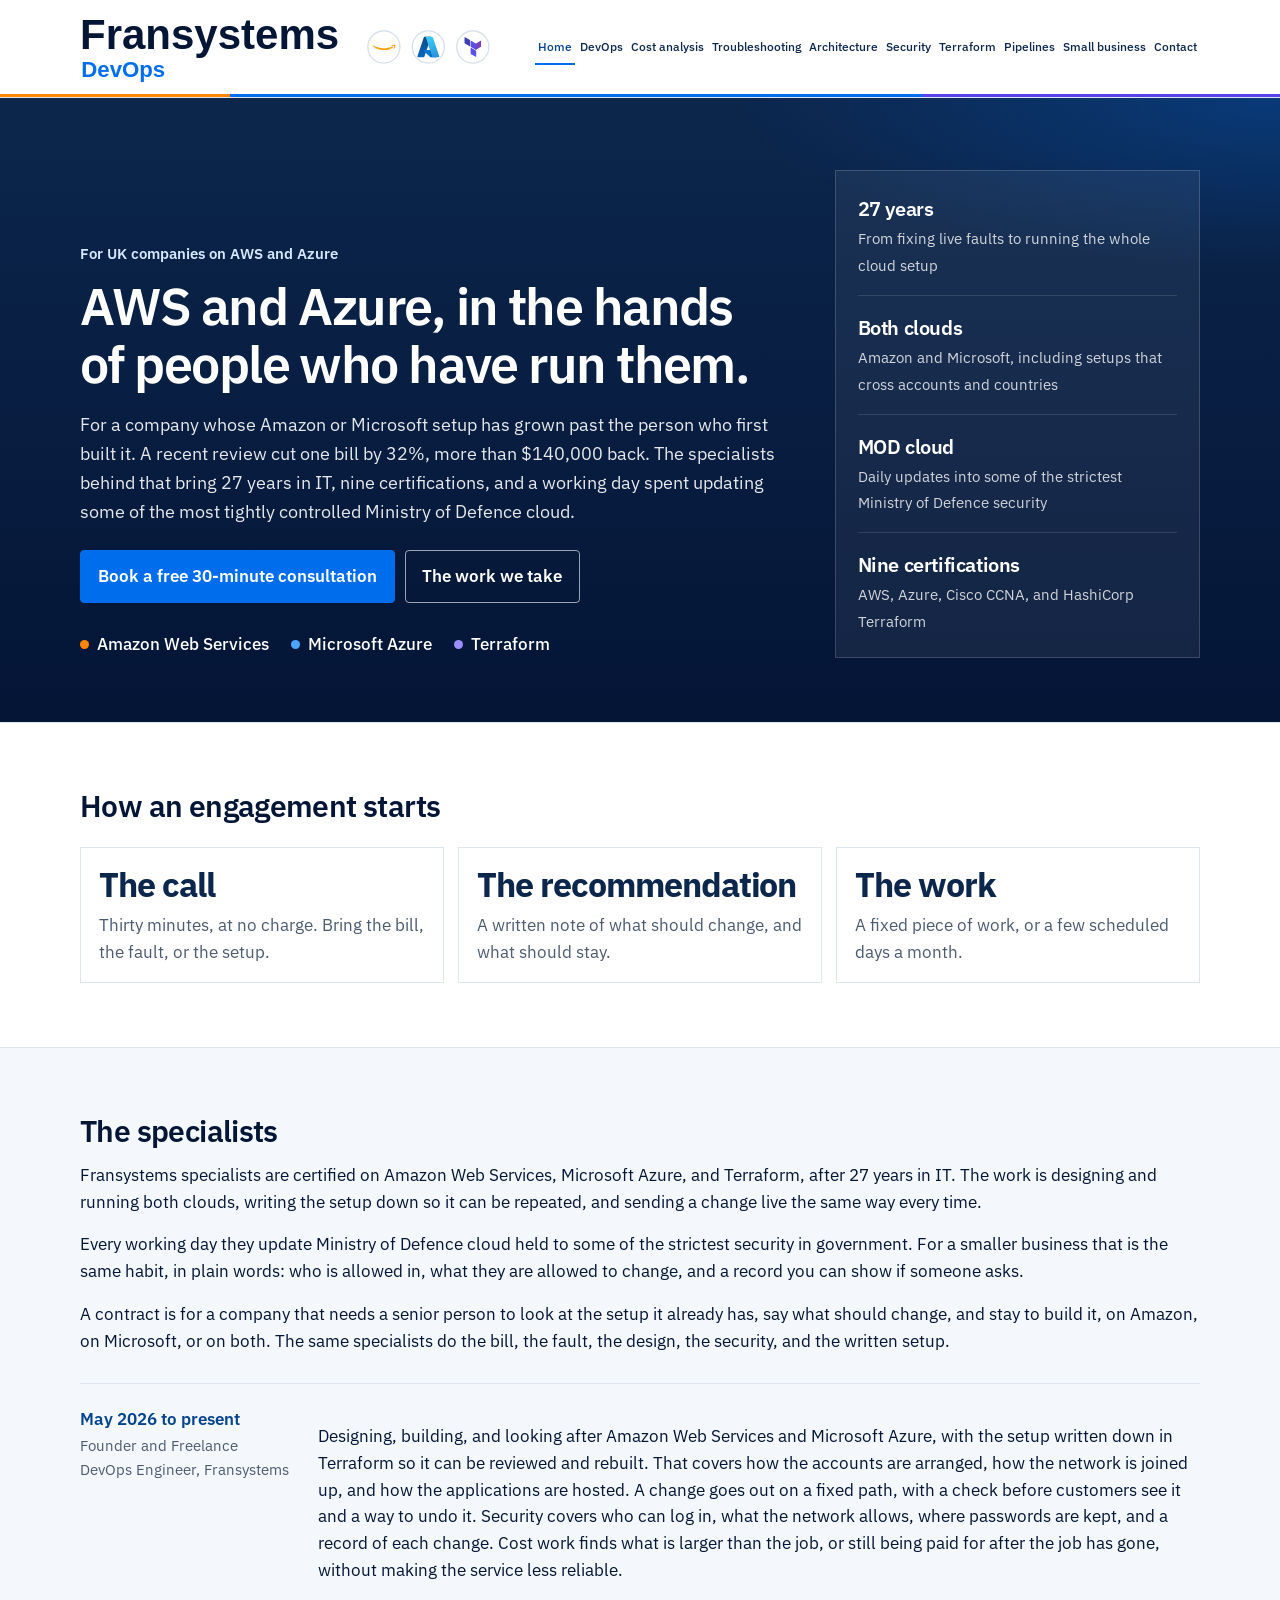
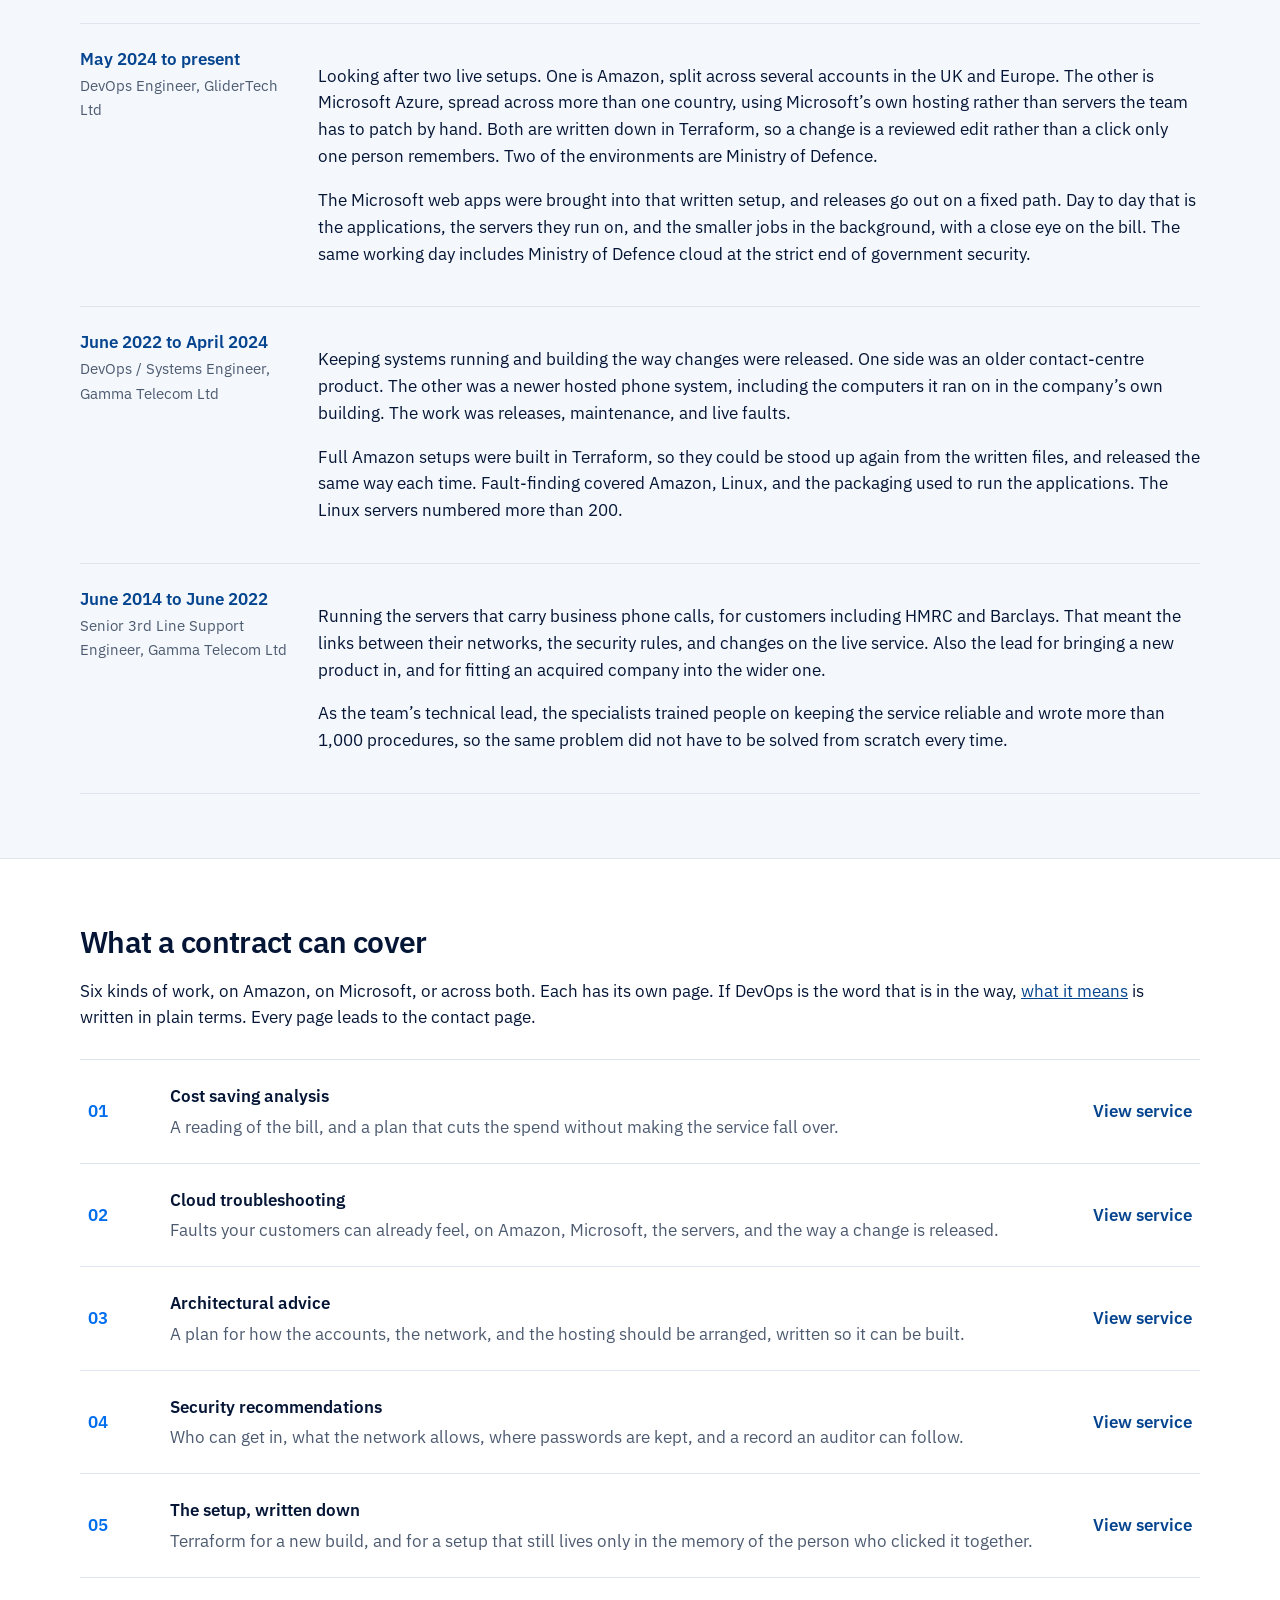
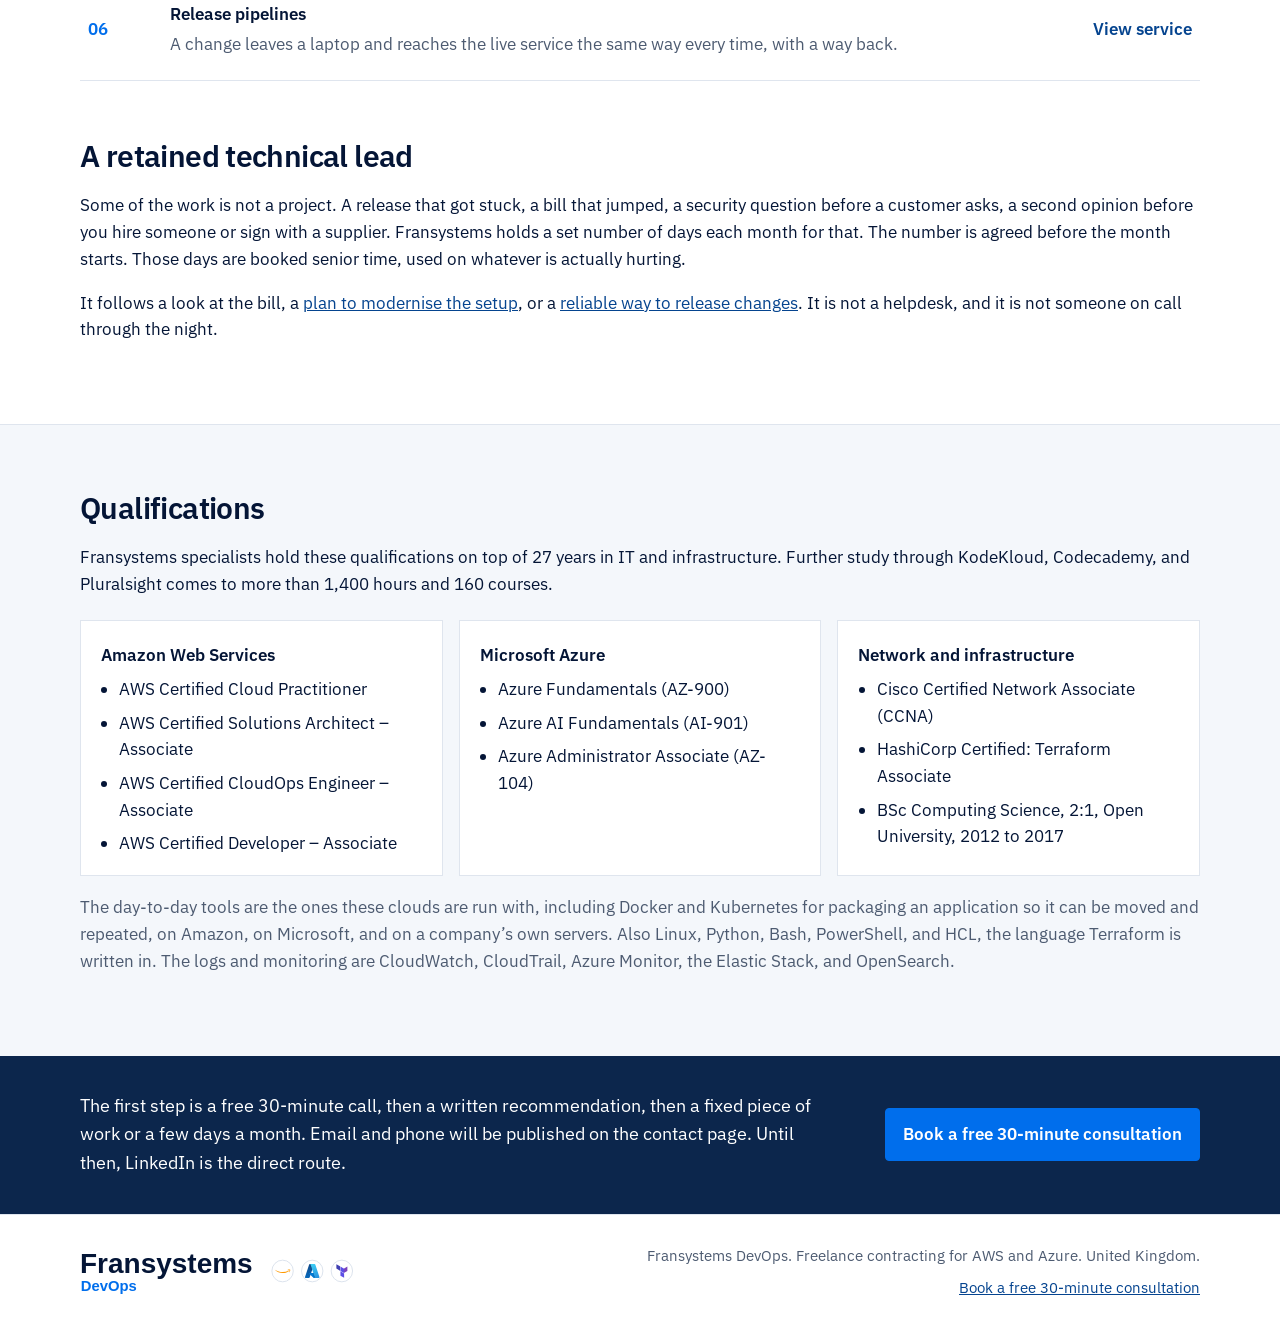
<file: index.html>
<!DOCTYPE html>
<html lang="en-GB">
<head>
  <meta charset="utf-8">
  <meta name="viewport" content="width=device-width, initial-scale=1">
  <title>Fransystems DevOps | AWS and Azure freelance engineering</title>
  <meta name="description" content="Fransystems specialists for AWS and Azure. Twenty-seven years in IT and infrastructure, nine cloud certifications, and daily deployments into tightly controlled Ministry of Defence cloud.">
  <meta name="theme-color" content="#0c264c">
  <link rel="icon" href="assets/logo.png">
  <link rel="preconnect" href="https://fonts.googleapis.com">
  <link rel="preconnect" href="https://fonts.gstatic.com" crossorigin>
  <link href="https://fonts.googleapis.com/css2?family=IBM+Plex+Sans:wght@400;500;600&display=swap" rel="stylesheet">
  <link rel="stylesheet" href="css/styles.css?v=6">
  <script type="application/ld+json">
  {
    "@context": "https://schema.org",
    "@type": "ProfessionalService",
    "name": "Fransystems DevOps",
    "url": "https://fransystemsuk.github.io/",
    "image": "https://fransystemsuk.github.io/assets/logo.png",
    "areaServed": "United Kingdom",
    "knowsAbout": ["Amazon Web Services", "Microsoft Azure", "Terraform", "Kubernetes", "DevOps", "Site reliability"]
  }
  </script>
</head>
<body>
  <a class="skip" href="#content">Skip to content</a>
  <header class="site-header">
    <div class="wrap header-inner">
      <a class="brand" href="index.html">
        <img class="brand-lockup" src="assets/brand-lockup.svg" alt="Fransystems DevOps" width="340" height="60">
      </a>
      <nav class="tabs" aria-label="Primary">
        <a href="index.html" aria-current="page">Home</a>
        <a href="devops.html">DevOps</a>
        <a href="cost.html">Cost analysis</a>
        <a href="troubleshooting.html">Troubleshooting</a>
        <a href="architecture.html">Architecture</a>
        <a href="security.html">Security</a>
        <a href="terraform.html">Terraform</a>
        <a href="pipelines.html">Pipelines</a>
        <a href="small-business.html">Small business</a>
        <a href="contact.html">Contact</a>
      </nav>
    </div>
  </header>

  <main id="content">
    <section class="hero">
      <div class="wrap hero-grid">
        <div>
          <p class="kicker">For UK companies on AWS and Azure</p>
          <h1>AWS and Azure, in the hands of people who have run them.</h1>
          <p class="lede">For a company whose Amazon or Microsoft setup has grown past the person who first built it. A recent review cut one bill by 32%, more than $140,000 back. The specialists behind that bring 27 years in IT, nine certifications, and a working day spent updating some of the most tightly controlled Ministry of Defence cloud.</p>
          <div class="actions">
            <a class="button" href="contact.html">Book a free 30-minute consultation</a>
            <a class="button button-ghost" href="#services">The work we take</a>
          </div>
          <ul class="clouds">
            <li><span class="dot dot-aws" aria-hidden="true"></span>Amazon Web Services</li>
            <li><span class="dot dot-azure" aria-hidden="true"></span>Microsoft Azure</li>
            <li><span class="dot dot-tf" aria-hidden="true"></span>Terraform</li>
          </ul>
        </div>
        <aside class="hero-panel" aria-label="At a glance">
          <div>
            <strong>27 years</strong>
            <span>From fixing live faults to running the whole cloud setup</span>
          </div>
          <div>
            <strong>Both clouds</strong>
            <span>Amazon and Microsoft, including setups that cross accounts and countries</span>
          </div>
          <div>
            <strong>MOD cloud</strong>
            <span>Daily updates into some of the strictest Ministry of Defence security</span>
          </div>
          <div>
            <strong>Nine certifications</strong>
            <span>AWS, Azure, Cisco CCNA, and HashiCorp Terraform</span>
          </div>
        </aside>
      </div>
    </section>

    <section class="section band">
      <div class="wrap">
        <h2>How an engagement starts</h2>
        <ul class="facts">
          <li>
            <strong>The call</strong>
            <p>Thirty minutes, at no charge. Bring the bill, the fault, or the setup.</p>
          </li>
          <li>
            <strong>The recommendation</strong>
            <p>A written note of what should change, and what should stay.</p>
          </li>
          <li>
            <strong>The work</strong>
            <p>A fixed piece of work, or a few scheduled days a month.</p>
          </li>
        </ul>
      </div>
    </section>

    <section class="section">
      <div class="wrap">
        <h2>The specialists</h2>
        <div class="narrow">
          <p>Fransystems specialists are certified on Amazon Web Services, Microsoft Azure, and Terraform, after 27 years in IT. The work is designing and running both clouds, writing the setup down so it can be repeated, and sending a change live the same way every time.</p>
          <p>Every working day they update Ministry of Defence cloud held to some of the strictest security in government. For a smaller business that is the same habit, in plain words: who is allowed in, what they are allowed to change, and a record you can show if someone asks.</p>
          <p>A contract is for a company that needs a senior person to look at the setup it already has, say what should change, and stay to build it, on Amazon, on Microsoft, or on both. The same specialists do the bill, the fault, the design, the security, and the written setup.</p>
        </div>

        <ol class="timeline">
          <li>
            <div>
              <p class="when">May 2026 to present</p>
              <p class="role">Founder and Freelance DevOps Engineer, Fransystems</p>
            </div>
            <div>
              <p>Designing, building, and looking after Amazon Web Services and Microsoft Azure, with the setup written down in Terraform so it can be reviewed and rebuilt. That covers how the accounts are arranged, how the network is joined up, and how the applications are hosted. A change goes out on a fixed path, with a check before customers see it and a way to undo it. Security covers who can log in, what the network allows, where passwords are kept, and a record of each change. Cost work finds what is larger than the job, or still being paid for after the job has gone, without making the service less reliable.</p>
            </div>
          </li>
          <li>
            <div>
              <p class="when">May 2024 to present</p>
              <p class="role">DevOps Engineer, GliderTech Ltd</p>
            </div>
            <div>
              <p>Looking after two live setups. One is Amazon, split across several accounts in the UK and Europe. The other is Microsoft Azure, spread across more than one country, using Microsoft’s own hosting rather than servers the team has to patch by hand. Both are written down in Terraform, so a change is a reviewed edit rather than a click only one person remembers. Two of the environments are Ministry of Defence.</p>
              <p>The Microsoft web apps were brought into that written setup, and releases go out on a fixed path. Day to day that is the applications, the servers they run on, and the smaller jobs in the background, with a close eye on the bill. The same working day includes Ministry of Defence cloud at the strict end of government security.</p>
            </div>
          </li>
          <li>
            <div>
              <p class="when">June 2022 to April 2024</p>
              <p class="role">DevOps / Systems Engineer, Gamma Telecom Ltd</p>
            </div>
            <div>
              <p>Keeping systems running and building the way changes were released. One side was an older contact-centre product. The other was a newer hosted phone system, including the computers it ran on in the company’s own building. The work was releases, maintenance, and live faults.</p>
              <p>Full Amazon setups were built in Terraform, so they could be stood up again from the written files, and released the same way each time. Fault-finding covered Amazon, Linux, and the packaging used to run the applications. The Linux servers numbered more than 200.</p>
            </div>
          </li>
          <li>
            <div>
              <p class="when">June 2014 to June 2022</p>
              <p class="role">Senior 3rd Line Support Engineer, Gamma Telecom Ltd</p>
            </div>
            <div>
              <p>Running the servers that carry business phone calls, for customers including HMRC and Barclays. That meant the links between their networks, the security rules, and changes on the live service. Also the lead for bringing a new product in, and for fitting an acquired company into the wider one.</p>
              <p>As the team’s technical lead, the specialists trained people on keeping the service reliable and wrote more than 1,000 procedures, so the same problem did not have to be solved from scratch every time.</p>
            </div>
          </li>
        </ol>
      </div>
    </section>

    <section class="section band" id="services">
      <div class="wrap">
        <h2>What a contract can cover</h2>
        <p class="narrow">Six kinds of work, on Amazon, on Microsoft, or across both. Each has its own page. If DevOps is the word that is in the way, <a href="devops.html">what it means</a> is written in plain terms. Every page leads to the contact page.</p>
        <ol class="services">
          <li>
            <a href="cost.html">
              <span class="num">01</span>
              <h3>Cost saving analysis</h3>
              <p>A reading of the bill, and a plan that cuts the spend without making the service fall over.</p>
              <span class="more">View service</span>
            </a>
          </li>
          <li>
            <a href="troubleshooting.html">
              <span class="num">02</span>
              <h3>Cloud troubleshooting</h3>
              <p>Faults your customers can already feel, on Amazon, Microsoft, the servers, and the way a change is released.</p>
              <span class="more">View service</span>
            </a>
          </li>
          <li>
            <a href="architecture.html">
              <span class="num">03</span>
              <h3>Architectural advice</h3>
              <p>A plan for how the accounts, the network, and the hosting should be arranged, written so it can be built.</p>
              <span class="more">View service</span>
            </a>
          </li>
          <li>
            <a href="security.html">
              <span class="num">04</span>
              <h3>Security recommendations</h3>
              <p>Who can get in, what the network allows, where passwords are kept, and a record an auditor can follow.</p>
              <span class="more">View service</span>
            </a>
          </li>
          <li>
            <a href="terraform.html">
              <span class="num">05</span>
              <h3>The setup, written down</h3>
              <p>Terraform for a new build, and for a setup that still lives only in the memory of the person who clicked it together.</p>
              <span class="more">View service</span>
            </a>
          </li>
          <li>
            <a href="pipelines.html">
              <span class="num">06</span>
              <h3>Release pipelines</h3>
              <p>A change leaves a laptop and reaches the live service the same way every time, with a way back.</p>
              <span class="more">View service</span>
            </a>
          </li>
        </ol>
        <div class="follow-on">
          <h2>A retained technical lead</h2>
          <p class="narrow">Some of the work is not a project. A release that got stuck, a bill that jumped, a security question before a customer asks, a second opinion before you hire someone or sign with a supplier. Fransystems holds a set number of days each month for that. The number is agreed before the month starts. Those days are booked senior time, used on whatever is actually hurting.</p>
          <p class="narrow">It follows a look at the bill, a <a href="architecture.html">plan to modernise the setup</a>, or a <a href="pipelines.html">reliable way to release changes</a>. It is not a helpdesk, and it is not someone on call through the night.</p>
        </div>
      </div>
    </section>

    <section class="section">
      <div class="wrap">
        <h2>Qualifications</h2>
        <p class="narrow">Fransystems specialists hold these qualifications on top of 27 years in IT and infrastructure. Further study through KodeKloud, Codecademy, and Pluralsight comes to more than 1,400 hours and 160 courses.</p>
        <div class="qual-grid">
          <section>
            <h3>Amazon Web Services</h3>
            <ul>
              <li>AWS Certified Cloud Practitioner</li>
              <li>AWS Certified Solutions Architect – Associate</li>
              <li>AWS Certified CloudOps Engineer – Associate</li>
              <li>AWS Certified Developer – Associate</li>
            </ul>
          </section>
          <section>
            <h3>Microsoft Azure</h3>
            <ul>
              <li>Azure Fundamentals (AZ-900)</li>
              <li>Azure AI Fundamentals (AI-901)</li>
              <li>Azure Administrator Associate (AZ-104)</li>
            </ul>
          </section>
          <section>
            <h3>Network and infrastructure</h3>
            <ul>
              <li>Cisco Certified Network Associate (CCNA)</li>
              <li>HashiCorp Certified: Terraform Associate</li>
              <li>BSc Computing Science, 2:1, Open University, 2012 to 2017</li>
            </ul>
          </section>
        </div>
        <p class="note">The day-to-day tools are the ones these clouds are run with, including Docker and Kubernetes for packaging an application so it can be moved and repeated, on Amazon, on Microsoft, and on a company’s own servers. Also Linux, Python, Bash, PowerShell, and HCL, the language Terraform is written in. The logs and monitoring are CloudWatch, CloudTrail, Azure Monitor, the Elastic Stack, and OpenSearch.</p>
      </div>
    </section>

    <section class="callout">
      <div class="wrap">
        <p>The first step is a free 30-minute call, then a written recommendation, then a fixed piece of work or a few days a month. Email and phone will be published on the contact page. Until then, LinkedIn is the direct route.</p>
        <a class="button" href="contact.html">Book a free 30-minute consultation</a>
      </div>
    </section>
  </main>

  <footer class="site-footer">
    <div class="wrap footer-row">
      <a class="footer-brand" href="index.html">
        <img class="brand-lockup" src="assets/brand-lockup.svg" alt="Fransystems DevOps" width="340" height="60">
      </a>
      <div class="footer-copy">
        <p>Fransystems DevOps. Freelance contracting for AWS and Azure. United Kingdom.</p>
        <a href="contact.html">Book a free 30-minute consultation</a>
      </div>
    </div>
  </footer>
</body>
</html>
</file>
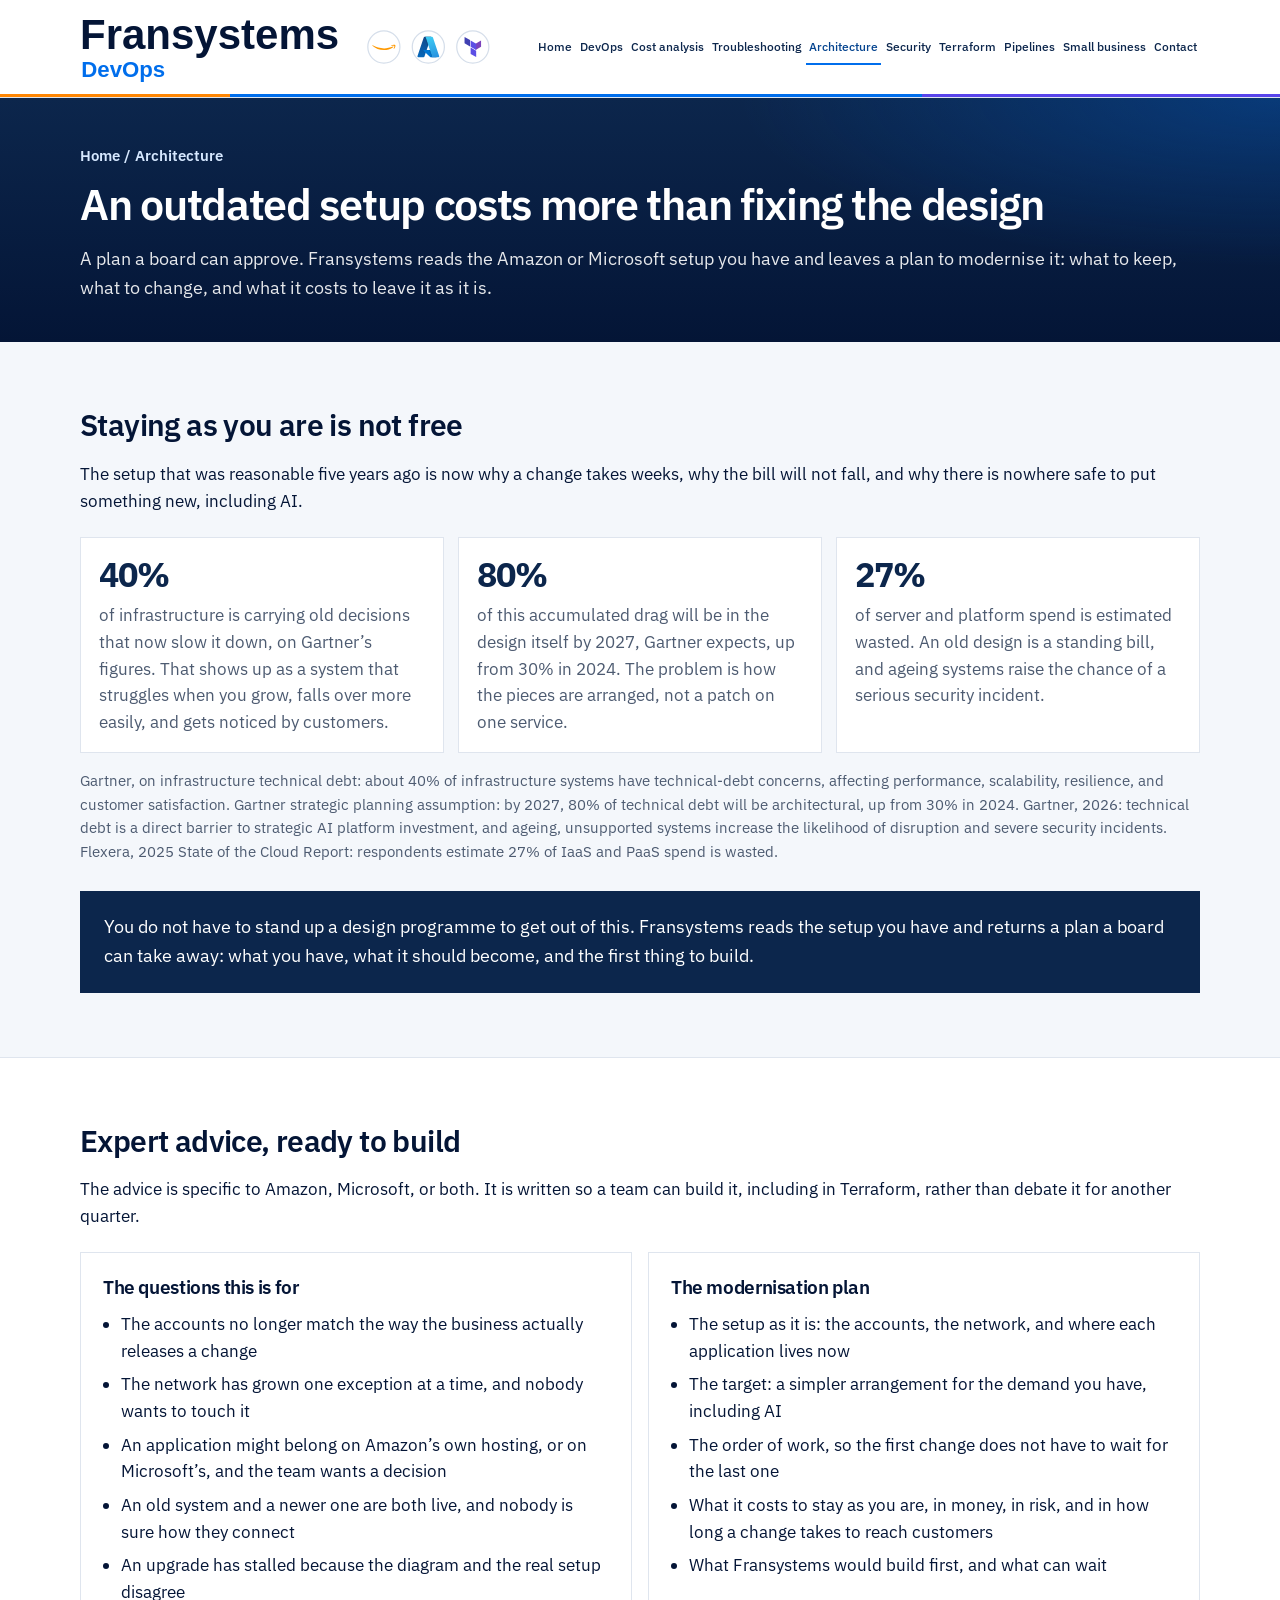
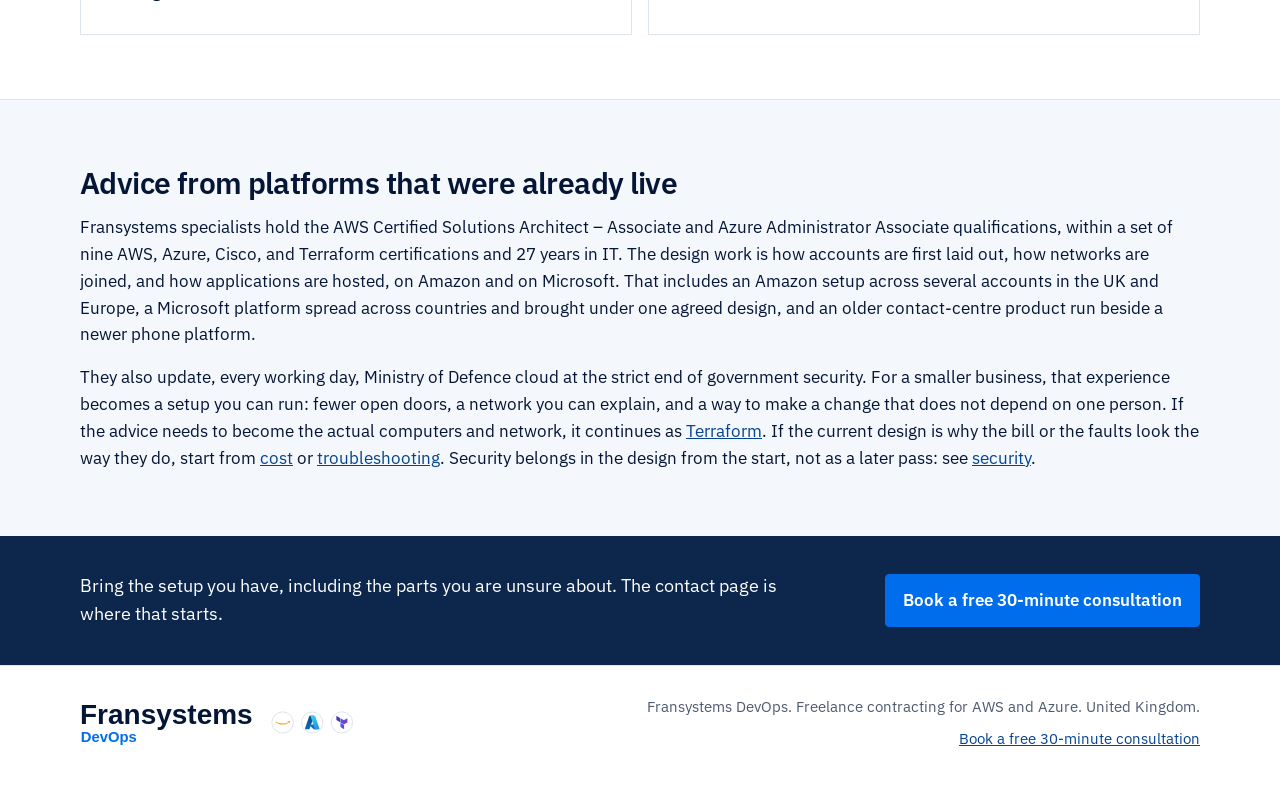
<file: architecture.html>
<!DOCTYPE html>
<html lang="en-GB">
<head>
  <meta charset="utf-8">
  <meta name="viewport" content="width=device-width, initial-scale=1">
  <title>Architectural advice | Fransystems DevOps</title>
  <meta name="description" content="Fransystems reads an Amazon or Microsoft setup and returns a plan to modernise it: what you have, what it should become, the order of work, the cost of staying, and what to build first.">
  <meta name="theme-color" content="#0c264c">
  <link rel="icon" href="assets/logo.png">
  <link rel="preconnect" href="https://fonts.googleapis.com">
  <link rel="preconnect" href="https://fonts.gstatic.com" crossorigin>
  <link href="https://fonts.googleapis.com/css2?family=IBM+Plex+Sans:wght@400;500;600&display=swap" rel="stylesheet">
  <link rel="stylesheet" href="css/styles.css?v=6">
</head>
<body>
  <a class="skip" href="#content">Skip to content</a>
  <header class="site-header">
    <div class="wrap header-inner">
      <a class="brand" href="index.html">
        <img class="brand-lockup" src="assets/brand-lockup.svg" alt="Fransystems DevOps" width="340" height="60">
      </a>
      <nav class="tabs" aria-label="Primary">
        <a href="index.html">Home</a>
        <a href="devops.html">DevOps</a>
        <a href="cost.html">Cost analysis</a>
        <a href="troubleshooting.html">Troubleshooting</a>
        <a href="architecture.html" aria-current="page">Architecture</a>
        <a href="security.html">Security</a>
        <a href="terraform.html">Terraform</a>
        <a href="pipelines.html">Pipelines</a>
        <a href="small-business.html">Small business</a>
        <a href="contact.html">Contact</a>
      </nav>
    </div>
  </header>

  <main id="content">
    <section class="page-hero">
      <div class="wrap">
        <p class="crumb"><a href="index.html">Home</a> / Architecture</p>
        <h1>An outdated setup costs more than fixing the design</h1>
        <p class="lede">A plan a board can approve. Fransystems reads the Amazon or Microsoft setup you have and leaves a plan to modernise it: what to keep, what to change, and what it costs to leave it as it is.</p>
      </div>
    </section>

    <section class="section">
      <div class="wrap">
        <h2>Staying as you are is not free</h2>
        <p>The setup that was reasonable five years ago is now why a change takes weeks, why the bill will not fall, and why there is nowhere safe to put something new, including AI.</p>
        <ul class="facts">
          <li>
            <strong>40%</strong>
            <p>of infrastructure is carrying old decisions that now slow it down, on Gartner’s figures. That shows up as a system that struggles when you grow, falls over more easily, and gets noticed by customers.</p>
          </li>
          <li>
            <strong>80%</strong>
            <p>of this accumulated drag will be in the design itself by 2027, Gartner expects, up from 30% in 2024. The problem is how the pieces are arranged, not a patch on one service.</p>
          </li>
          <li>
            <strong>27%</strong>
            <p>of server and platform spend is estimated wasted. An old design is a standing bill, and ageing systems raise the chance of a serious security incident.</p>
          </li>
        </ul>
        <p class="source">Gartner, on infrastructure technical debt: about 40% of infrastructure systems have technical-debt concerns, affecting performance, scalability, resilience, and customer satisfaction. Gartner strategic planning assumption: by 2027, 80% of technical debt will be architectural, up from 30% in 2024. Gartner, 2026: technical debt is a direct barrier to strategic AI platform investment, and ageing, unsupported systems increase the likelihood of disruption and severe security incidents. Flexera, 2025 State of the Cloud Report: respondents estimate 27% of IaaS and PaaS spend is wasted.</p>
        <aside class="result">
          <p>You do not have to stand up a design programme to get out of this. Fransystems reads the setup you have and returns a plan a board can take away: what you have, what it should become, and the first thing to build.</p>
        </aside>
      </div>
    </section>

    <section class="section band">
      <div class="wrap">
        <h2>Expert advice, ready to build</h2>
        <p class="narrow">The advice is specific to Amazon, Microsoft, or both. It is written so a team can build it, including in Terraform, rather than debate it for another quarter.</p>
        <div class="split">
        <article class="panel">
          <h2>The questions this is for</h2>
          <ul>
            <li>The accounts no longer match the way the business actually releases a change</li>
            <li>The network has grown one exception at a time, and nobody wants to touch it</li>
            <li>An application might belong on Amazon’s own hosting, or on Microsoft’s, and the team wants a decision</li>
            <li>An old system and a newer one are both live, and nobody is sure how they connect</li>
            <li>An upgrade has stalled because the diagram and the real setup disagree</li>
          </ul>
        </article>
        <article class="panel">
          <h2>The modernisation plan</h2>
          <ul>
            <li>The setup as it is: the accounts, the network, and where each application lives now</li>
            <li>The target: a simpler arrangement for the demand you have, including AI</li>
            <li>The order of work, so the first change does not have to wait for the last one</li>
            <li>What it costs to stay as you are, in money, in risk, and in how long a change takes to reach customers</li>
            <li>What Fransystems would build first, and what can wait</li>
          </ul>
        </article>
        </div>
      </div>
    </section>

    <section class="section">
      <div class="wrap prose">
        <h2>Advice from platforms that were already live</h2>
        <p>Fransystems specialists hold the AWS Certified Solutions Architect – Associate and Azure Administrator Associate qualifications, within a set of nine AWS, Azure, Cisco, and Terraform certifications and 27 years in IT. The design work is how accounts are first laid out, how networks are joined, and how applications are hosted, on Amazon and on Microsoft. That includes an Amazon setup across several accounts in the UK and Europe, a Microsoft platform spread across countries and brought under one agreed design, and an older contact-centre product run beside a newer phone platform.</p>
        <p>They also update, every working day, Ministry of Defence cloud at the strict end of government security. For a smaller business, that experience becomes a setup you can run: fewer open doors, a network you can explain, and a way to make a change that does not depend on one person. If the advice needs to become the actual computers and network, it continues as <a href="terraform.html">Terraform</a>. If the current design is why the bill or the faults look the way they do, start from <a href="cost.html">cost</a> or <a href="troubleshooting.html">troubleshooting</a>. Security belongs in the design from the start, not as a later pass: see <a href="security.html">security</a>.</p>
      </div>
    </section>

    <section class="callout">
      <div class="wrap">
        <p>Bring the setup you have, including the parts you are unsure about. The contact page is where that starts.</p>
        <a class="button" href="contact.html">Book a free 30-minute consultation</a>
      </div>
    </section>
  </main>

  <footer class="site-footer">
    <div class="wrap footer-row">
      <a class="footer-brand" href="index.html">
        <img class="brand-lockup" src="assets/brand-lockup.svg" alt="Fransystems DevOps" width="340" height="60">
      </a>
      <div class="footer-copy">
        <p>Fransystems DevOps. Freelance contracting for AWS and Azure. United Kingdom.</p>
        <a href="contact.html">Book a free 30-minute consultation</a>
      </div>
    </div>
  </footer>
</body>
</html>
</file>
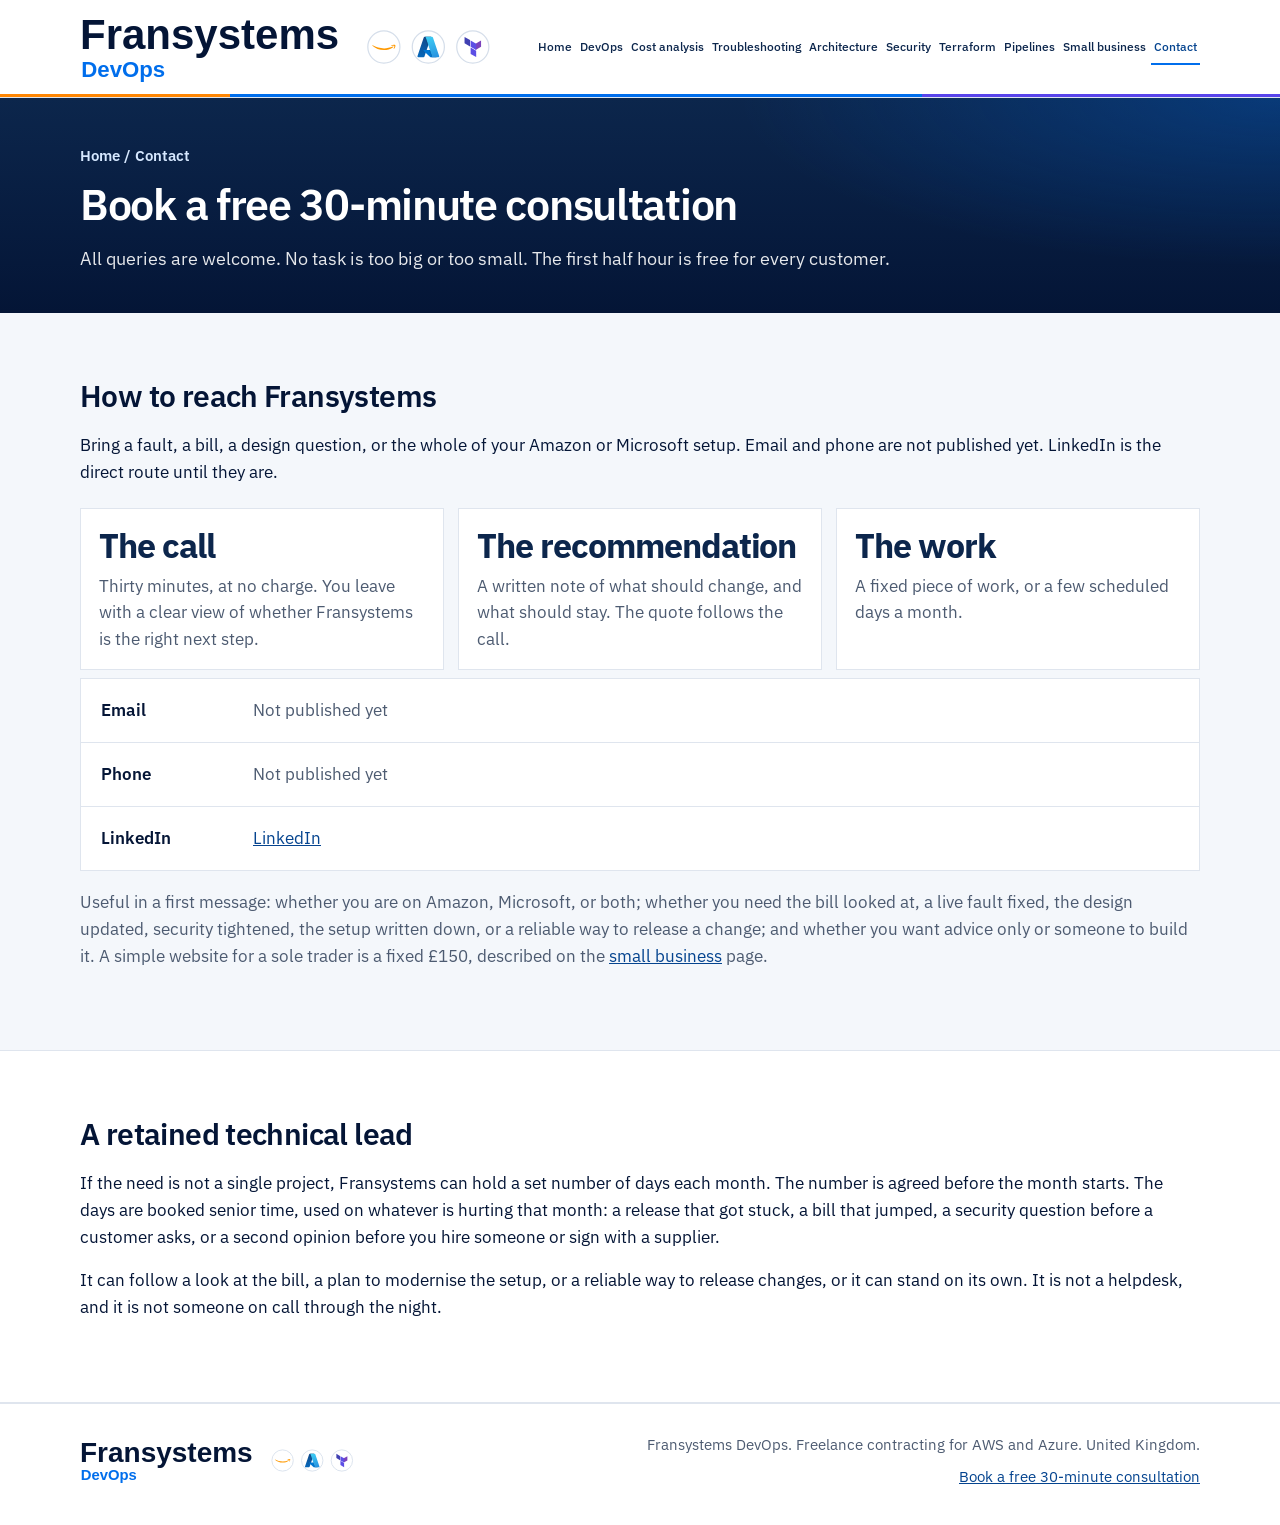
<file: contact.html>
<!DOCTYPE html>
<html lang="en-GB">
<head>
  <meta charset="utf-8">
  <meta name="viewport" content="width=device-width, initial-scale=1">
  <title>Contact | Fransystems DevOps</title>
  <meta name="description" content="Contact Fransystems DevOps. All queries are welcome, no task is too big or too small, and every customer gets a free 30-minute consultation.">
  <meta name="theme-color" content="#0c264c">
  <link rel="icon" href="assets/logo.png">
  <link rel="preconnect" href="https://fonts.googleapis.com">
  <link rel="preconnect" href="https://fonts.gstatic.com" crossorigin>
  <link href="https://fonts.googleapis.com/css2?family=IBM+Plex+Sans:wght@400;500;600&display=swap" rel="stylesheet">
  <link rel="stylesheet" href="css/styles.css?v=6">
</head>
<body>
  <a class="skip" href="#content">Skip to content</a>
  <header class="site-header">
    <div class="wrap header-inner">
      <a class="brand" href="index.html">
        <img class="brand-lockup" src="assets/brand-lockup.svg" alt="Fransystems DevOps" width="340" height="60">
      </a>
      <nav class="tabs" aria-label="Primary">
        <a href="index.html">Home</a>
        <a href="devops.html">DevOps</a>
        <a href="cost.html">Cost analysis</a>
        <a href="troubleshooting.html">Troubleshooting</a>
        <a href="architecture.html">Architecture</a>
        <a href="security.html">Security</a>
        <a href="terraform.html">Terraform</a>
        <a href="pipelines.html">Pipelines</a>
        <a href="small-business.html">Small business</a>
        <a href="contact.html" aria-current="page">Contact</a>
      </nav>
    </div>
  </header>

  <main id="content">
    <section class="page-hero">
      <div class="wrap">
        <p class="crumb"><a href="index.html">Home</a> / Contact</p>
        <h1>Book a free 30-minute consultation</h1>
        <p class="lede">All queries are welcome. No task is too big or too small. The first half hour is free for every customer.</p>
      </div>
    </section>

    <section class="section">
      <div class="wrap">
        <h2>How to reach Fransystems</h2>
        <p>Bring a fault, a bill, a design question, or the whole of your Amazon or Microsoft setup. Email and phone are not published yet. LinkedIn is the direct route until they are.</p>
        <ul class="facts">
          <li>
            <strong>The call</strong>
            <p>Thirty minutes, at no charge. You leave with a clear view of whether Fransystems is the right next step.</p>
          </li>
          <li>
            <strong>The recommendation</strong>
            <p>A written note of what should change, and what should stay. The quote follows the call.</p>
          </li>
          <li>
            <strong>The work</strong>
            <p>A fixed piece of work, or a few scheduled days a month.</p>
          </li>
        </ul>
        <!-- To publish a detail, replace the matching "Not published yet" line below. -->
        <dl class="contact-list">
          <div>
            <dt>Email</dt>
            <dd class="pending">Not published yet</dd>
          </div>
          <div>
            <dt>Phone</dt>
            <dd class="pending">Not published yet</dd>
          </div>
          <div>
            <dt>LinkedIn</dt>
            <dd><a href="https://www.linkedin.com/in/neil-smith">LinkedIn</a></dd>
          </div>
        </dl>
        <p class="note">Useful in a first message: whether you are on Amazon, Microsoft, or both; whether you need the bill looked at, a live fault fixed, the design updated, security tightened, the setup written down, or a reliable way to release a change; and whether you want advice only or someone to build it. A simple website for a sole trader is a fixed £150, described on the <a href="small-business.html">small business</a> page.</p>
      </div>
    </section>

    <section class="section band">
      <div class="wrap">
        <h2>A retained technical lead</h2>
        <p class="narrow">If the need is not a single project, Fransystems can hold a set number of days each month. The number is agreed before the month starts. The days are booked senior time, used on whatever is hurting that month: a release that got stuck, a bill that jumped, a security question before a customer asks, or a second opinion before you hire someone or sign with a supplier.</p>
        <p class="narrow">It can follow a look at the bill, a plan to modernise the setup, or a reliable way to release changes, or it can stand on its own. It is not a helpdesk, and it is not someone on call through the night.</p>
      </div>
    </section>
  </main>

  <footer class="site-footer">
    <div class="wrap footer-row">
      <a class="footer-brand" href="index.html">
        <img class="brand-lockup" src="assets/brand-lockup.svg" alt="Fransystems DevOps" width="340" height="60">
      </a>
      <div class="footer-copy">
        <p>Fransystems DevOps. Freelance contracting for AWS and Azure. United Kingdom.</p>
        <a href="contact.html">Book a free 30-minute consultation</a>
      </div>
    </div>
  </footer>
</body>
</html>
</file>
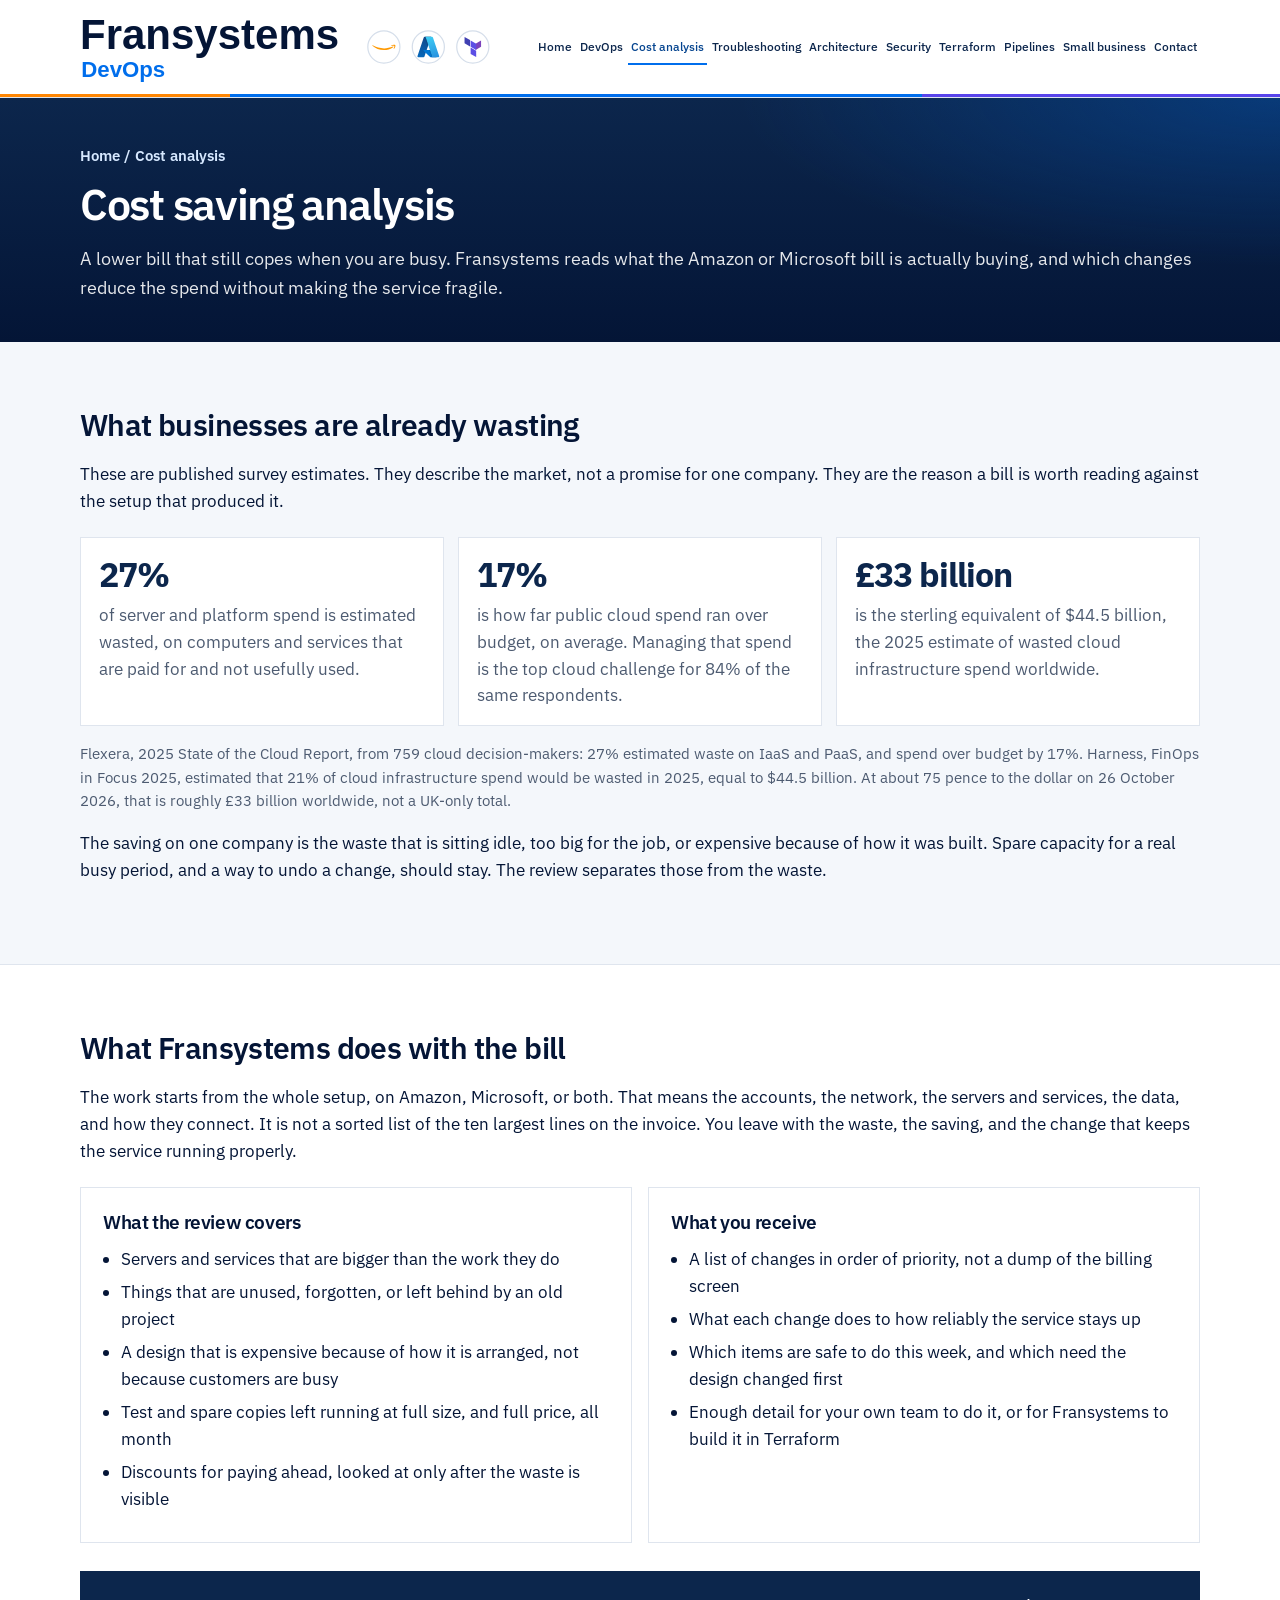
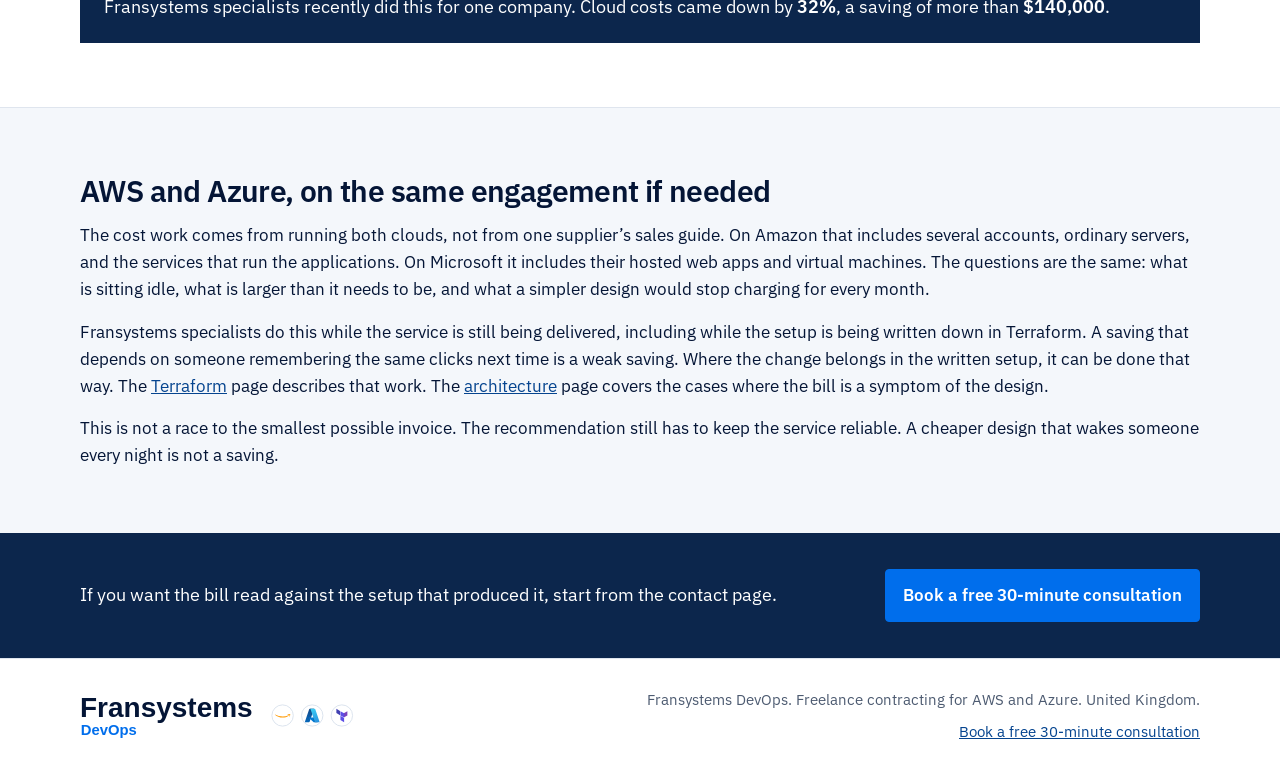
<file: cost.html>
<!DOCTYPE html>
<html lang="en-GB">
<head>
  <meta charset="utf-8">
  <meta name="viewport" content="width=device-width, initial-scale=1">
  <title>Cost saving analysis | Fransystems DevOps</title>
  <meta name="description" content="Cloud cost analysis for Amazon Web Services and Microsoft Azure. Industry waste is about 27% of infrastructure spend. Fransystems reviews the whole setup and has recently cut a bill by 32%.">
  <meta name="theme-color" content="#0c264c">
  <link rel="icon" href="assets/logo.png">
  <link rel="preconnect" href="https://fonts.googleapis.com">
  <link rel="preconnect" href="https://fonts.gstatic.com" crossorigin>
  <link href="https://fonts.googleapis.com/css2?family=IBM+Plex+Sans:wght@400;500;600&display=swap" rel="stylesheet">
  <link rel="stylesheet" href="css/styles.css?v=6">
</head>
<body>
  <a class="skip" href="#content">Skip to content</a>
  <header class="site-header">
    <div class="wrap header-inner">
      <a class="brand" href="index.html">
        <img class="brand-lockup" src="assets/brand-lockup.svg" alt="Fransystems DevOps" width="340" height="60">
      </a>
      <nav class="tabs" aria-label="Primary">
        <a href="index.html">Home</a>
        <a href="devops.html">DevOps</a>
        <a href="cost.html" aria-current="page">Cost analysis</a>
        <a href="troubleshooting.html">Troubleshooting</a>
        <a href="architecture.html">Architecture</a>
        <a href="security.html">Security</a>
        <a href="terraform.html">Terraform</a>
        <a href="pipelines.html">Pipelines</a>
        <a href="small-business.html">Small business</a>
        <a href="contact.html">Contact</a>
      </nav>
    </div>
  </header>

  <main id="content">
    <section class="page-hero">
      <div class="wrap">
        <p class="crumb"><a href="index.html">Home</a> / Cost analysis</p>
        <h1>Cost saving analysis</h1>
        <p class="lede">A lower bill that still copes when you are busy. Fransystems reads what the Amazon or Microsoft bill is actually buying, and which changes reduce the spend without making the service fragile.</p>
      </div>
    </section>

    <section class="section">
      <div class="wrap">
        <h2>What businesses are already wasting</h2>
        <p>These are published survey estimates. They describe the market, not a promise for one company. They are the reason a bill is worth reading against the setup that produced it.</p>
        <ul class="facts">
          <li>
            <strong>27%</strong>
            <p>of server and platform spend is estimated wasted, on computers and services that are paid for and not usefully used.</p>
          </li>
          <li>
            <strong>17%</strong>
            <p>is how far public cloud spend ran over budget, on average. Managing that spend is the top cloud challenge for 84% of the same respondents.</p>
          </li>
          <li>
            <strong>£33 billion</strong>
            <p>is the sterling equivalent of $44.5 billion, the 2025 estimate of wasted cloud infrastructure spend worldwide.</p>
          </li>
        </ul>
        <p class="source">Flexera, 2025 State of the Cloud Report, from 759 cloud decision-makers: 27% estimated waste on IaaS and PaaS, and spend over budget by 17%. Harness, FinOps in Focus 2025, estimated that 21% of cloud infrastructure spend would be wasted in 2025, equal to $44.5 billion. At about 75 pence to the dollar on 26 October 2026, that is roughly £33 billion worldwide, not a UK-only total.</p>
        <p class="narrow">The saving on one company is the waste that is sitting idle, too big for the job, or expensive because of how it was built. Spare capacity for a real busy period, and a way to undo a change, should stay. The review separates those from the waste.</p>
      </div>
    </section>

    <section class="section band">
      <div class="wrap">
        <h2>What Fransystems does with the bill</h2>
        <p class="narrow">The work starts from the whole setup, on Amazon, Microsoft, or both. That means the accounts, the network, the servers and services, the data, and how they connect. It is not a sorted list of the ten largest lines on the invoice. You leave with the waste, the saving, and the change that keeps the service running properly.</p>
        <div class="split">
        <article class="panel">
          <h2>What the review covers</h2>
          <ul>
            <li>Servers and services that are bigger than the work they do</li>
            <li>Things that are unused, forgotten, or left behind by an old project</li>
            <li>A design that is expensive because of how it is arranged, not because customers are busy</li>
            <li>Test and spare copies left running at full size, and full price, all month</li>
            <li>Discounts for paying ahead, looked at only after the waste is visible</li>
          </ul>
        </article>
        <article class="panel">
          <h2>What you receive</h2>
          <ul>
            <li>A list of changes in order of priority, not a dump of the billing screen</li>
            <li>What each change does to how reliably the service stays up</li>
            <li>Which items are safe to do this week, and which need the design changed first</li>
            <li>Enough detail for your own team to do it, or for Fransystems to build it in Terraform</li>
          </ul>
        </article>
        </div>
        <aside class="result">
          <p>Fransystems specialists recently did this for one company. Cloud costs came down by <strong>32%</strong>, a saving of more than <strong>$140,000</strong>.</p>
        </aside>
      </div>
    </section>

    <section class="section">
      <div class="wrap prose">
        <h2>AWS and Azure, on the same engagement if needed</h2>
        <p>The cost work comes from running both clouds, not from one supplier’s sales guide. On Amazon that includes several accounts, ordinary servers, and the services that run the applications. On Microsoft it includes their hosted web apps and virtual machines. The questions are the same: what is sitting idle, what is larger than it needs to be, and what a simpler design would stop charging for every month.</p>
        <p>Fransystems specialists do this while the service is still being delivered, including while the setup is being written down in Terraform. A saving that depends on someone remembering the same clicks next time is a weak saving. Where the change belongs in the written setup, it can be done that way. The <a href="terraform.html">Terraform</a> page describes that work. The <a href="architecture.html">architecture</a> page covers the cases where the bill is a symptom of the design.</p>
        <p>This is not a race to the smallest possible invoice. The recommendation still has to keep the service reliable. A cheaper design that wakes someone every night is not a saving.</p>
      </div>
    </section>

    <section class="callout">
      <div class="wrap">
        <p>If you want the bill read against the setup that produced it, start from the contact page.</p>
        <a class="button" href="contact.html">Book a free 30-minute consultation</a>
      </div>
    </section>
  </main>

  <footer class="site-footer">
    <div class="wrap footer-row">
      <a class="footer-brand" href="index.html">
        <img class="brand-lockup" src="assets/brand-lockup.svg" alt="Fransystems DevOps" width="340" height="60">
      </a>
      <div class="footer-copy">
        <p>Fransystems DevOps. Freelance contracting for AWS and Azure. United Kingdom.</p>
        <a href="contact.html">Book a free 30-minute consultation</a>
      </div>
    </div>
  </footer>
</body>
</html>
</file>
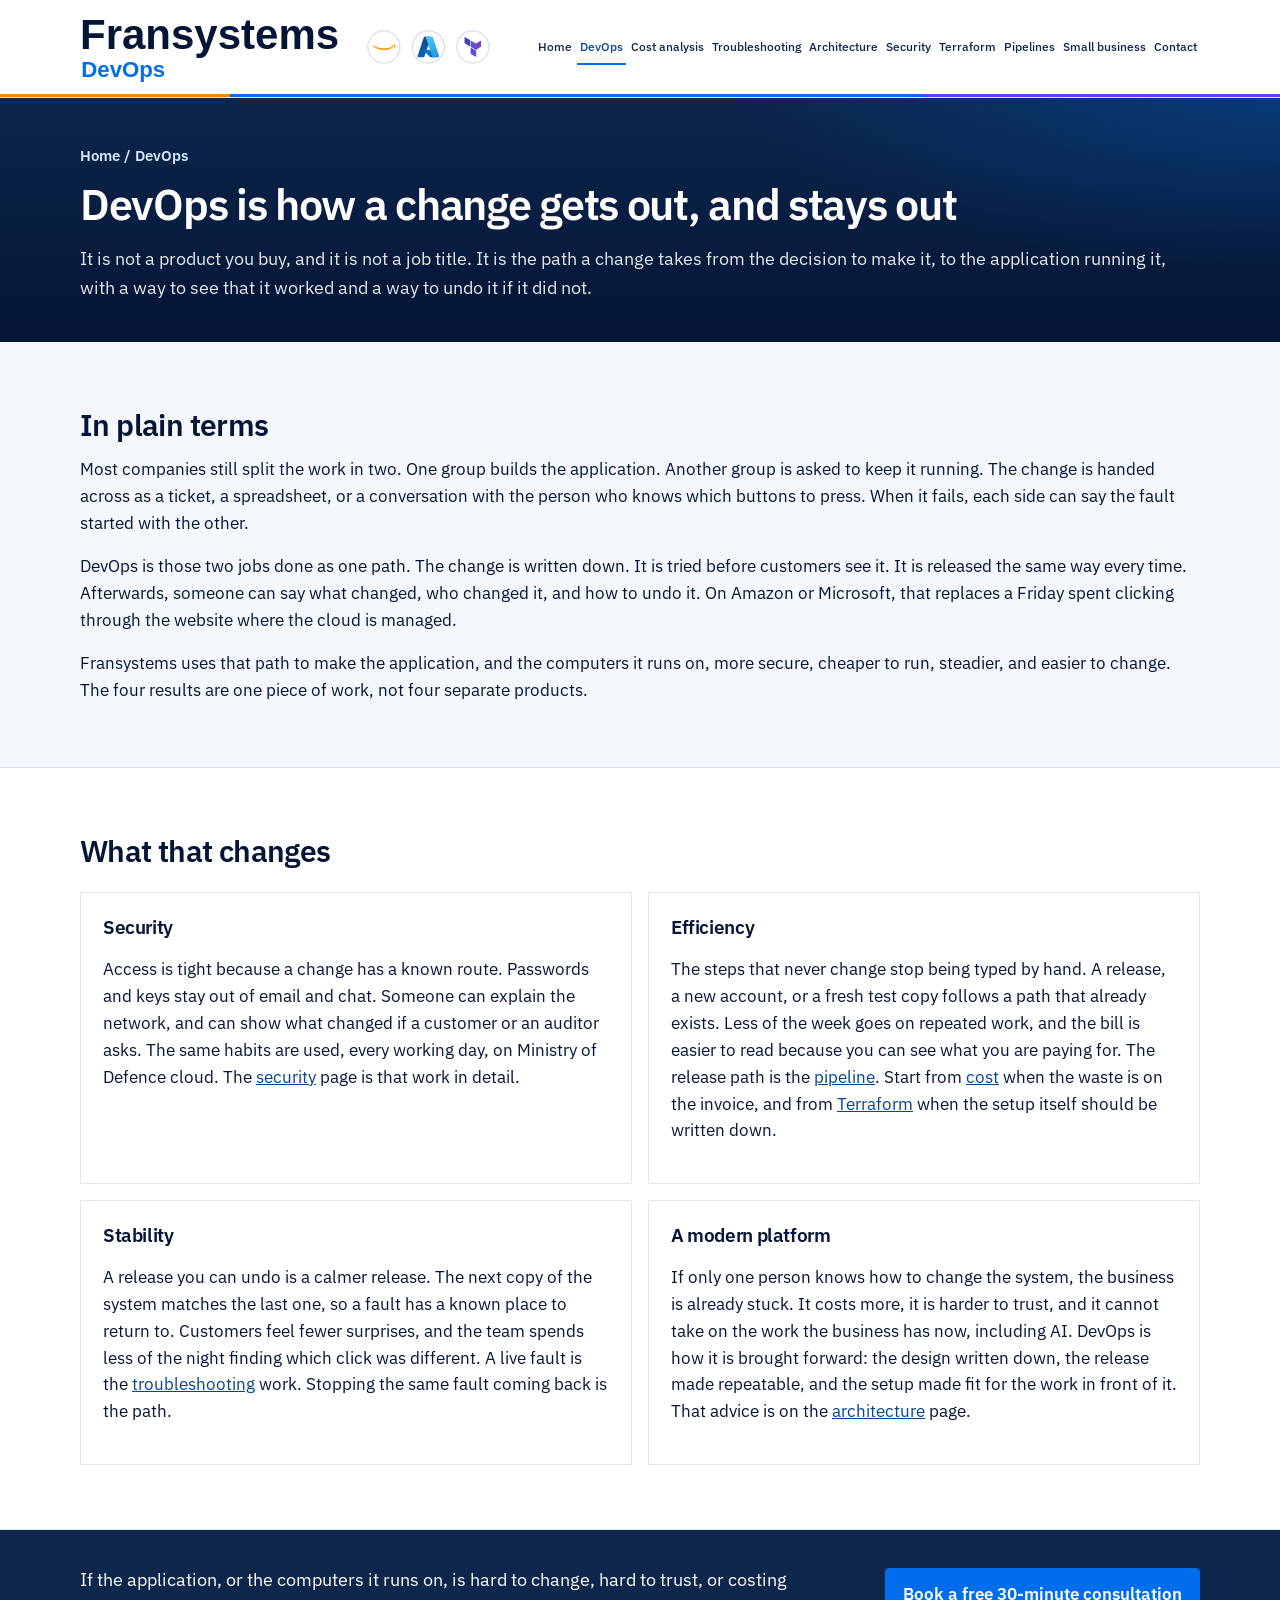
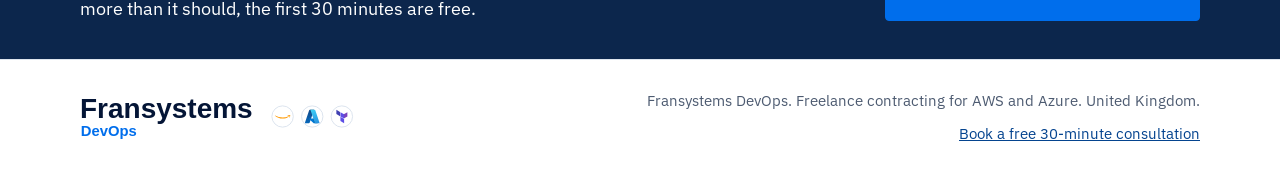
<file: devops.html>
<!DOCTYPE html>
<html lang="en-GB">
<head>
  <meta charset="utf-8">
  <meta name="viewport" content="width=device-width, initial-scale=1">
  <title>What DevOps is | Fransystems DevOps</title>
  <meta name="description" content="DevOps is the path a change takes from a decision to a live application. Fransystems uses it to make Amazon and Microsoft setups more secure, cheaper to run, steadier, and easier to change.">
  <meta name="theme-color" content="#0c264c">
  <link rel="icon" href="assets/logo.png">
  <link rel="preconnect" href="https://fonts.googleapis.com">
  <link rel="preconnect" href="https://fonts.gstatic.com" crossorigin>
  <link href="https://fonts.googleapis.com/css2?family=IBM+Plex+Sans:wght@400;500;600&display=swap" rel="stylesheet">
  <link rel="stylesheet" href="css/styles.css?v=6">
</head>
<body>
  <a class="skip" href="#content">Skip to content</a>
  <header class="site-header">
    <div class="wrap header-inner">
      <a class="brand" href="index.html">
        <img class="brand-lockup" src="assets/brand-lockup.svg" alt="Fransystems DevOps" width="340" height="60">
      </a>
      <nav class="tabs" aria-label="Primary">
        <a href="index.html">Home</a>
        <a href="devops.html" aria-current="page">DevOps</a>
        <a href="cost.html">Cost analysis</a>
        <a href="troubleshooting.html">Troubleshooting</a>
        <a href="architecture.html">Architecture</a>
        <a href="security.html">Security</a>
        <a href="terraform.html">Terraform</a>
        <a href="pipelines.html">Pipelines</a>
        <a href="small-business.html">Small business</a>
        <a href="contact.html">Contact</a>
      </nav>
    </div>
  </header>

  <main id="content">
    <section class="page-hero">
      <div class="wrap">
        <p class="crumb"><a href="index.html">Home</a> / DevOps</p>
        <h1>DevOps is how a change gets out, and stays out</h1>
        <p class="lede">It is not a product you buy, and it is not a job title. It is the path a change takes from the decision to make it, to the application running it, with a way to see that it worked and a way to undo it if it did not.</p>
      </div>
    </section>

    <section class="section">
      <div class="wrap prose">
        <h2>In plain terms</h2>
        <p>Most companies still split the work in two. One group builds the application. Another group is asked to keep it running. The change is handed across as a ticket, a spreadsheet, or a conversation with the person who knows which buttons to press. When it fails, each side can say the fault started with the other.</p>
        <p>DevOps is those two jobs done as one path. The change is written down. It is tried before customers see it. It is released the same way every time. Afterwards, someone can say what changed, who changed it, and how to undo it. On Amazon or Microsoft, that replaces a Friday spent clicking through the website where the cloud is managed.</p>
        <p>Fransystems uses that path to make the application, and the computers it runs on, more secure, cheaper to run, steadier, and easier to change. The four results are one piece of work, not four separate products.</p>
      </div>
    </section>

    <section class="section band">
      <div class="wrap">
        <h2>What that changes</h2>
        <div class="split">
          <section class="panel">
            <h2>Security</h2>
            <p>Access is tight because a change has a known route. Passwords and keys stay out of email and chat. Someone can explain the network, and can show what changed if a customer or an auditor asks. The same habits are used, every working day, on Ministry of Defence cloud. The <a href="security.html">security</a> page is that work in detail.</p>
          </section>
          <section class="panel">
            <h2>Efficiency</h2>
            <p>The steps that never change stop being typed by hand. A release, a new account, or a fresh test copy follows a path that already exists. Less of the week goes on repeated work, and the bill is easier to read because you can see what you are paying for. The release path is the <a href="pipelines.html">pipeline</a>. Start from <a href="cost.html">cost</a> when the waste is on the invoice, and from <a href="terraform.html">Terraform</a> when the setup itself should be written down.</p>
          </section>
          <section class="panel">
            <h2>Stability</h2>
            <p>A release you can undo is a calmer release. The next copy of the system matches the last one, so a fault has a known place to return to. Customers feel fewer surprises, and the team spends less of the night finding which click was different. A live fault is the <a href="troubleshooting.html">troubleshooting</a> work. Stopping the same fault coming back is the path.</p>
          </section>
          <section class="panel">
            <h2>A modern platform</h2>
            <p>If only one person knows how to change the system, the business is already stuck. It costs more, it is harder to trust, and it cannot take on the work the business has now, including AI. DevOps is how it is brought forward: the design written down, the release made repeatable, and the setup made fit for the work in front of it. That advice is on the <a href="architecture.html">architecture</a> page.</p>
          </section>
        </div>
      </div>
    </section>

    <section class="callout">
      <div class="wrap">
        <p>If the application, or the computers it runs on, is hard to change, hard to trust, or costing more than it should, the first 30 minutes are free.</p>
        <a class="button" href="contact.html">Book a free 30-minute consultation</a>
      </div>
    </section>
  </main>

  <footer class="site-footer">
    <div class="wrap footer-row">
      <a class="footer-brand" href="index.html">
        <img class="brand-lockup" src="assets/brand-lockup.svg" alt="Fransystems DevOps" width="340" height="60">
      </a>
      <div class="footer-copy">
        <p>Fransystems DevOps. Freelance contracting for AWS and Azure. United Kingdom.</p>
        <a href="contact.html">Book a free 30-minute consultation</a>
      </div>
    </div>
  </footer>
</body>
</html>
</file>
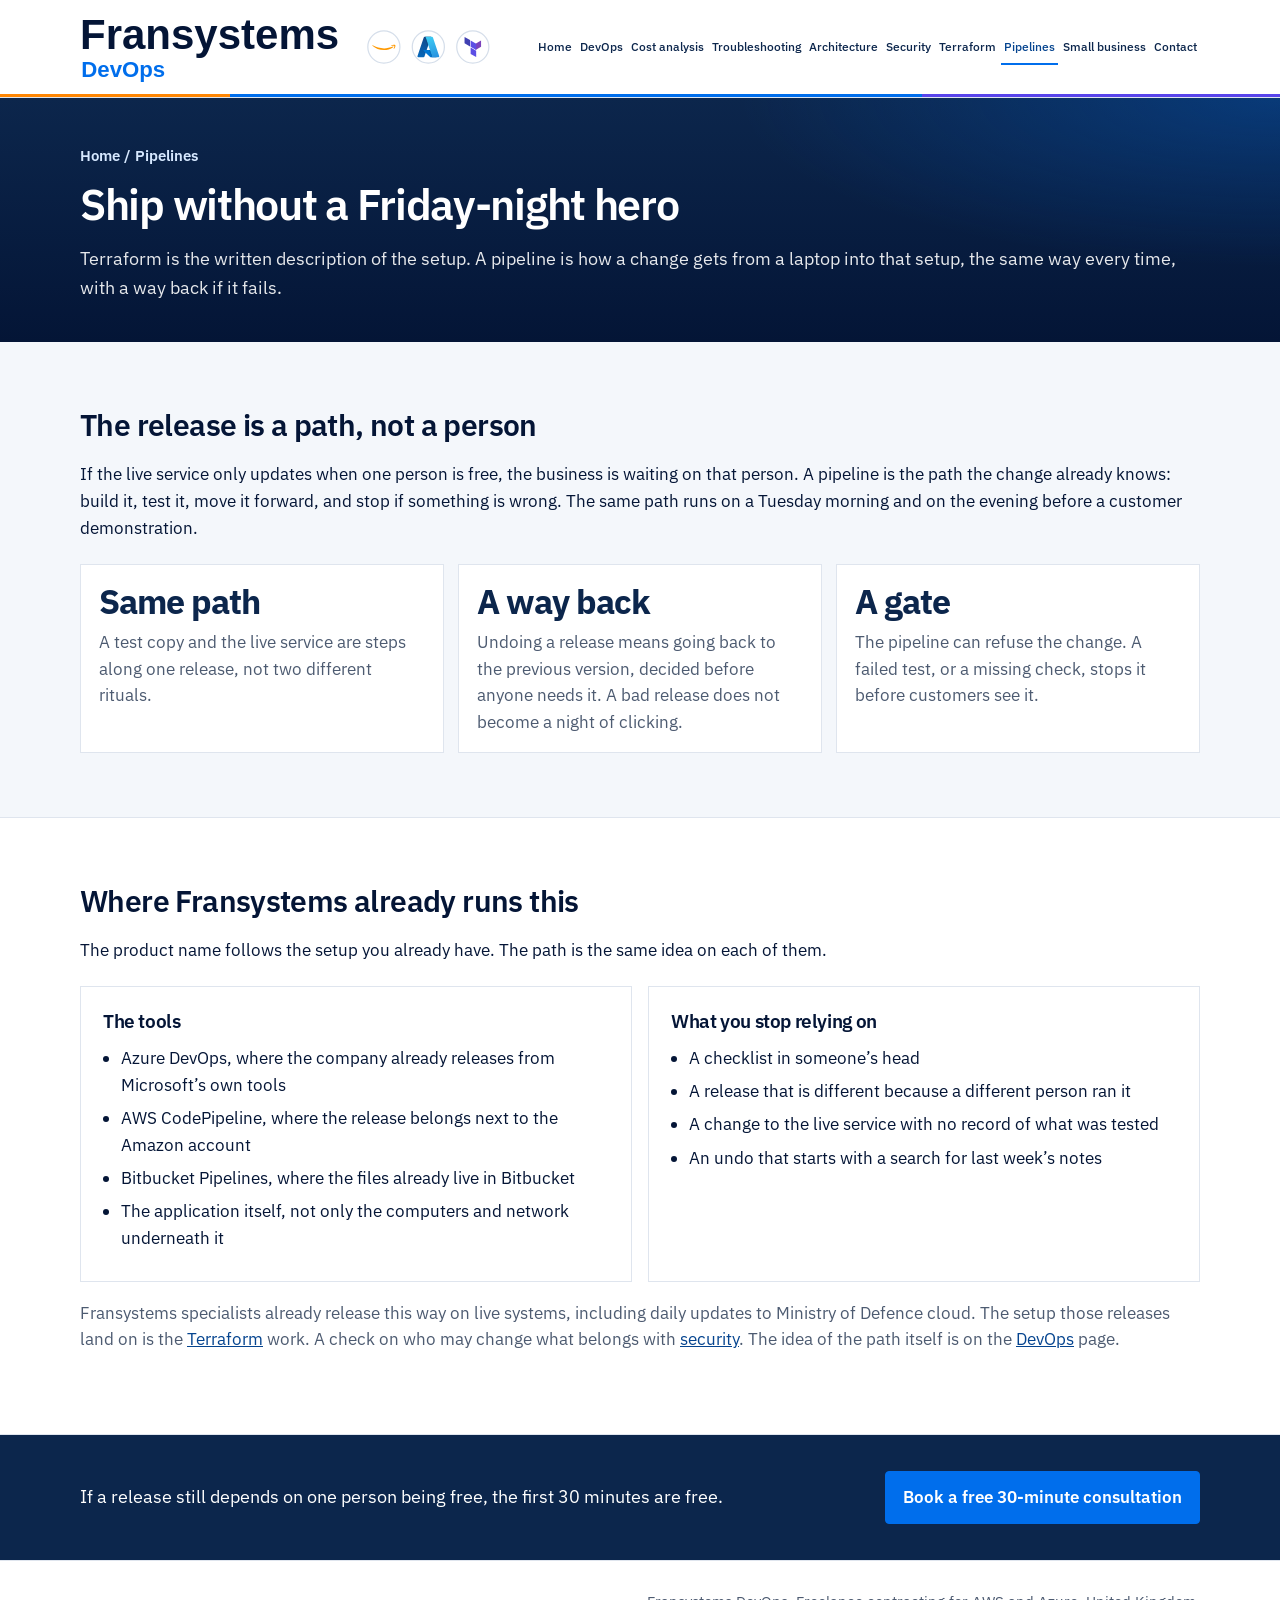
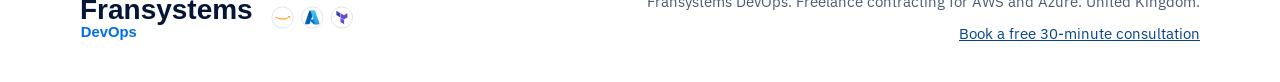
<file: pipelines.html>
<!DOCTYPE html>
<html lang="en-GB">
<head>
  <meta charset="utf-8">
  <meta name="viewport" content="width=device-width, initial-scale=1">
  <title>Release pipelines | Fransystems DevOps</title>
  <meta name="description" content="Fransystems builds the path a change takes from a laptop to Amazon or Microsoft. The same steps every time, with a way back if it fails.">
  <meta name="theme-color" content="#0c264c">
  <link rel="icon" href="assets/logo.png">
  <link rel="preconnect" href="https://fonts.googleapis.com">
  <link rel="preconnect" href="https://fonts.gstatic.com" crossorigin>
  <link href="https://fonts.googleapis.com/css2?family=IBM+Plex+Sans:wght@400;500;600&display=swap" rel="stylesheet">
  <link rel="stylesheet" href="css/styles.css?v=6">
</head>
<body>
  <a class="skip" href="#content">Skip to content</a>
  <header class="site-header">
    <div class="wrap header-inner">
      <a class="brand" href="index.html">
        <img class="brand-lockup" src="assets/brand-lockup.svg" alt="Fransystems DevOps" width="340" height="60">
      </a>
      <nav class="tabs" aria-label="Primary">
        <a href="index.html">Home</a>
        <a href="devops.html">DevOps</a>
        <a href="cost.html">Cost analysis</a>
        <a href="troubleshooting.html">Troubleshooting</a>
        <a href="architecture.html">Architecture</a>
        <a href="security.html">Security</a>
        <a href="terraform.html">Terraform</a>
        <a href="pipelines.html" aria-current="page">Pipelines</a>
        <a href="small-business.html">Small business</a>
        <a href="contact.html">Contact</a>
      </nav>
    </div>
  </header>

  <main id="content">
    <section class="page-hero">
      <div class="wrap">
        <p class="crumb"><a href="index.html">Home</a> / Pipelines</p>
        <h1>Ship without a Friday-night hero</h1>
        <p class="lede">Terraform is the written description of the setup. A pipeline is how a change gets from a laptop into that setup, the same way every time, with a way back if it fails.</p>
      </div>
    </section>

    <section class="section">
      <div class="wrap">
        <h2>The release is a path, not a person</h2>
        <p>If the live service only updates when one person is free, the business is waiting on that person. A pipeline is the path the change already knows: build it, test it, move it forward, and stop if something is wrong. The same path runs on a Tuesday morning and on the evening before a customer demonstration.</p>
        <ul class="facts">
          <li>
            <strong>Same path</strong>
            <p>A test copy and the live service are steps along one release, not two different rituals.</p>
          </li>
          <li>
            <strong>A way back</strong>
            <p>Undoing a release means going back to the previous version, decided before anyone needs it. A bad release does not become a night of clicking.</p>
          </li>
          <li>
            <strong>A gate</strong>
            <p>The pipeline can refuse the change. A failed test, or a missing check, stops it before customers see it.</p>
          </li>
        </ul>
      </div>
    </section>

    <section class="section band">
      <div class="wrap">
        <h2>Where Fransystems already runs this</h2>
        <p class="narrow">The product name follows the setup you already have. The path is the same idea on each of them.</p>
        <div class="split">
          <article class="panel">
            <h2>The tools</h2>
            <ul>
              <li>Azure DevOps, where the company already releases from Microsoft’s own tools</li>
              <li>AWS CodePipeline, where the release belongs next to the Amazon account</li>
              <li>Bitbucket Pipelines, where the files already live in Bitbucket</li>
              <li>The application itself, not only the computers and network underneath it</li>
            </ul>
          </article>
          <article class="panel">
            <h2>What you stop relying on</h2>
            <ul>
              <li>A checklist in someone’s head</li>
              <li>A release that is different because a different person ran it</li>
              <li>A change to the live service with no record of what was tested</li>
              <li>An undo that starts with a search for last week’s notes</li>
            </ul>
          </article>
        </div>
        <p class="note">Fransystems specialists already release this way on live systems, including daily updates to Ministry of Defence cloud. The setup those releases land on is the <a href="terraform.html">Terraform</a> work. A check on who may change what belongs with <a href="security.html">security</a>. The idea of the path itself is on the <a href="devops.html">DevOps</a> page.</p>
      </div>
    </section>

    <section class="callout">
      <div class="wrap">
        <p>If a release still depends on one person being free, the first 30 minutes are free.</p>
        <a class="button" href="contact.html">Book a free 30-minute consultation</a>
      </div>
    </section>
  </main>

  <footer class="site-footer">
    <div class="wrap footer-row">
      <a class="footer-brand" href="index.html">
        <img class="brand-lockup" src="assets/brand-lockup.svg" alt="Fransystems DevOps" width="340" height="60">
      </a>
      <div class="footer-copy">
        <p>Fransystems DevOps. Freelance contracting for AWS and Azure. United Kingdom.</p>
        <a href="contact.html">Book a free 30-minute consultation</a>
      </div>
    </div>
  </footer>
</body>
</html>
</file>
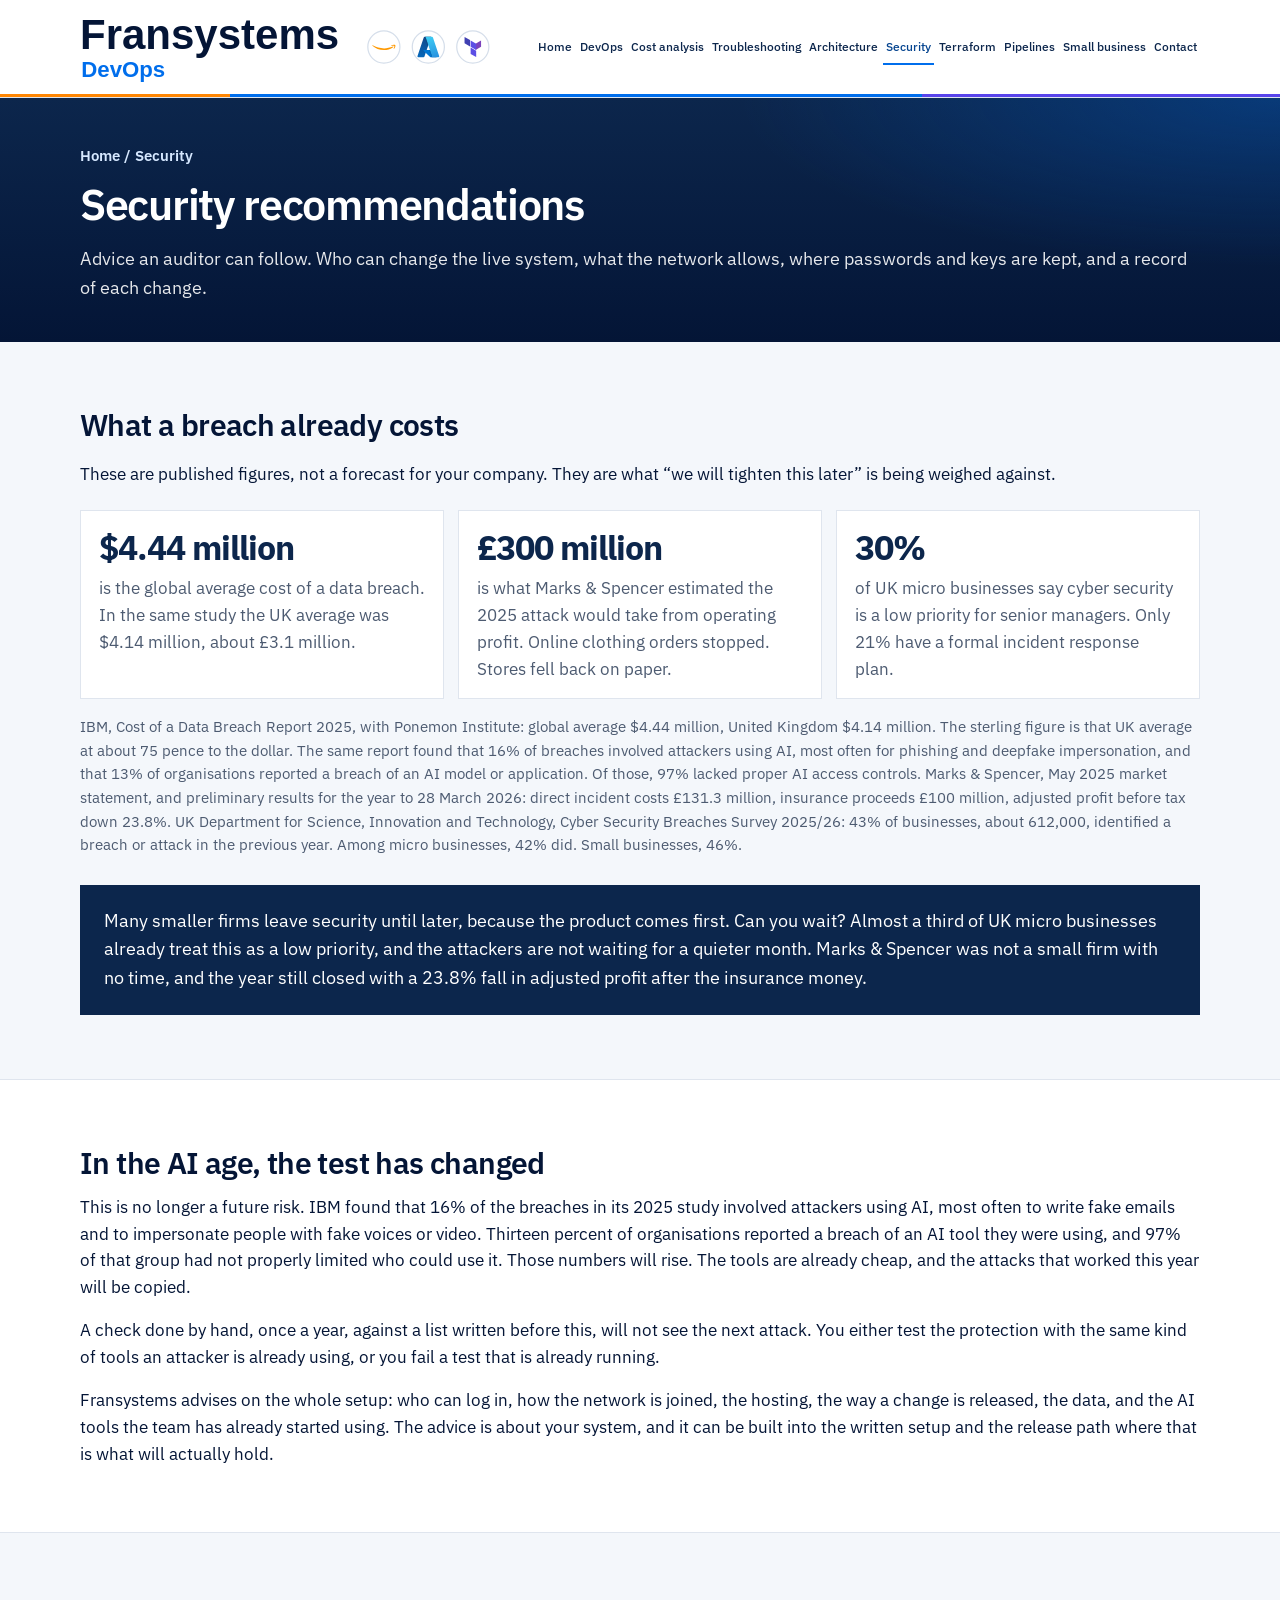
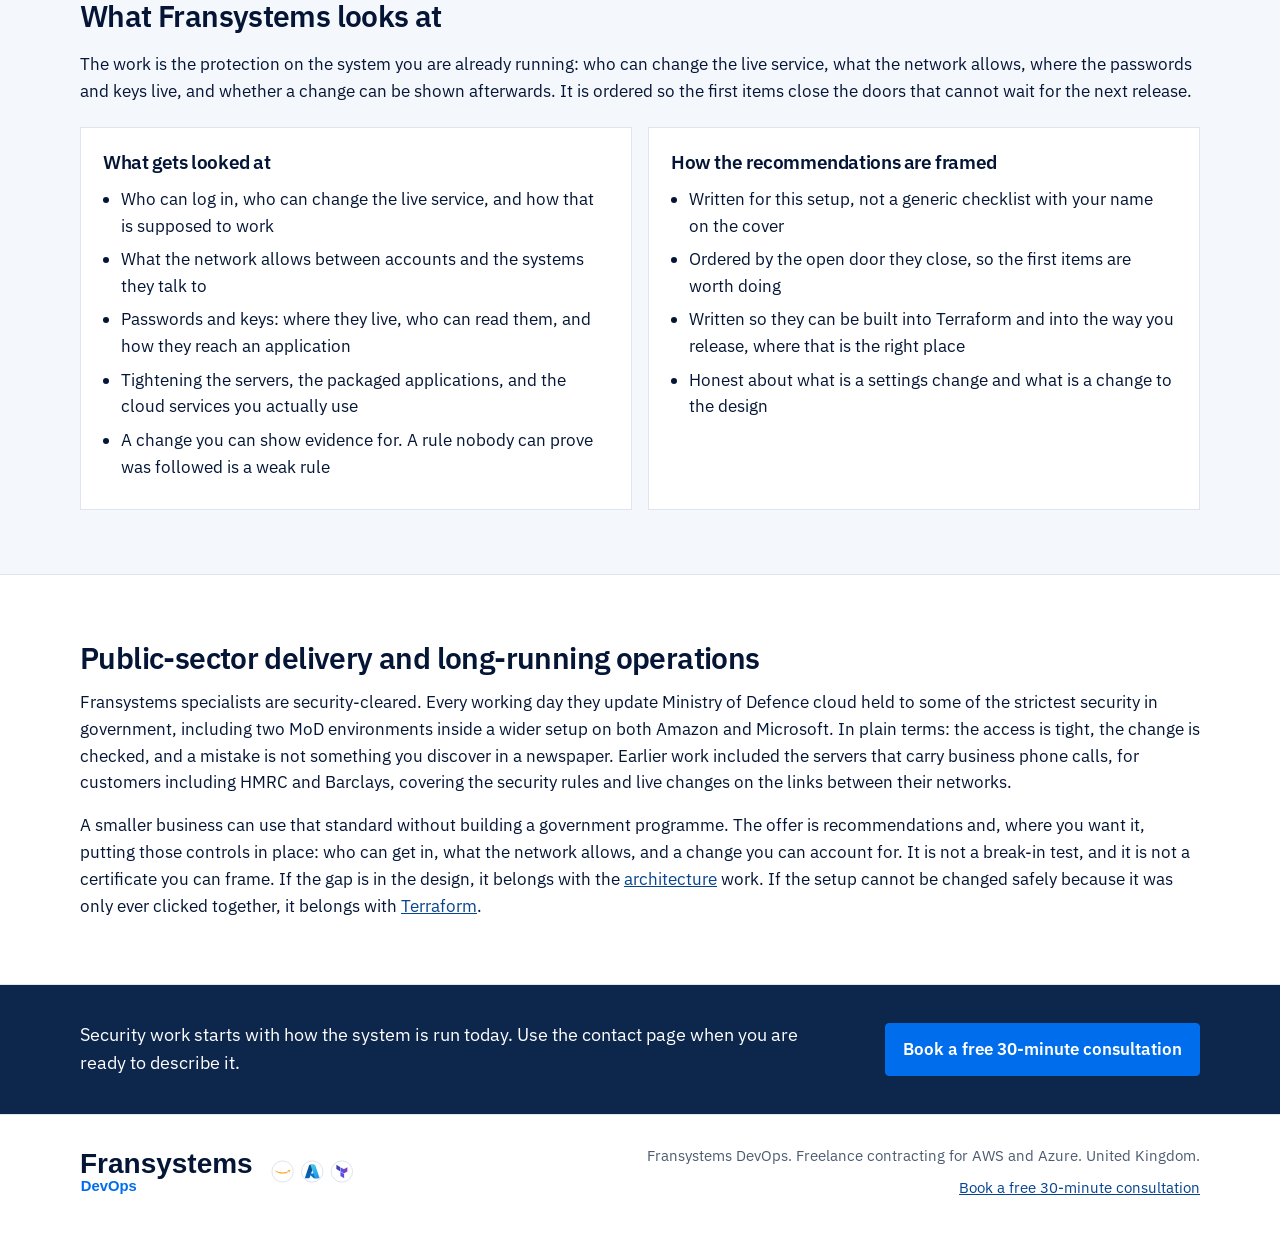
<file: security.html>
<!DOCTYPE html>
<html lang="en-GB">
<head>
  <meta charset="utf-8">
  <meta name="viewport" content="width=device-width, initial-scale=1">
  <title>Security recommendations | Fransystems DevOps</title>
  <meta name="description" content="Security advice for Amazon and Microsoft. Who can change the live system, what the network allows, where passwords are kept, and a record of each change.">
  <meta name="theme-color" content="#0c264c">
  <link rel="icon" href="assets/logo.png">
  <link rel="preconnect" href="https://fonts.googleapis.com">
  <link rel="preconnect" href="https://fonts.gstatic.com" crossorigin>
  <link href="https://fonts.googleapis.com/css2?family=IBM+Plex+Sans:wght@400;500;600&display=swap" rel="stylesheet">
  <link rel="stylesheet" href="css/styles.css?v=6">
</head>
<body>
  <a class="skip" href="#content">Skip to content</a>
  <header class="site-header">
    <div class="wrap header-inner">
      <a class="brand" href="index.html">
        <img class="brand-lockup" src="assets/brand-lockup.svg" alt="Fransystems DevOps" width="340" height="60">
      </a>
      <nav class="tabs" aria-label="Primary">
        <a href="index.html">Home</a>
        <a href="devops.html">DevOps</a>
        <a href="cost.html">Cost analysis</a>
        <a href="troubleshooting.html">Troubleshooting</a>
        <a href="architecture.html">Architecture</a>
        <a href="security.html" aria-current="page">Security</a>
        <a href="terraform.html">Terraform</a>
        <a href="pipelines.html">Pipelines</a>
        <a href="small-business.html">Small business</a>
        <a href="contact.html">Contact</a>
      </nav>
    </div>
  </header>

  <main id="content">
    <section class="page-hero">
      <div class="wrap">
        <p class="crumb"><a href="index.html">Home</a> / Security</p>
        <h1>Security recommendations</h1>
        <p class="lede">Advice an auditor can follow. Who can change the live system, what the network allows, where passwords and keys are kept, and a record of each change.</p>
      </div>
    </section>

    <section class="section">
      <div class="wrap">
        <h2>What a breach already costs</h2>
        <p>These are published figures, not a forecast for your company. They are what “we will tighten this later” is being weighed against.</p>
        <ul class="facts">
          <li>
            <strong>$4.44 million</strong>
            <p>is the global average cost of a data breach. In the same study the UK average was $4.14 million, about £3.1 million.</p>
          </li>
          <li>
            <strong>£300 million</strong>
            <p>is what Marks &amp; Spencer estimated the 2025 attack would take from operating profit. Online clothing orders stopped. Stores fell back on paper.</p>
          </li>
          <li>
            <strong>30%</strong>
            <p>of UK micro businesses say cyber security is a low priority for senior managers. Only 21% have a formal incident response plan.</p>
          </li>
        </ul>
        <p class="source">IBM, Cost of a Data Breach Report 2025, with Ponemon Institute: global average $4.44 million, United Kingdom $4.14 million. The sterling figure is that UK average at about 75 pence to the dollar. The same report found that 16% of breaches involved attackers using AI, most often for phishing and deepfake impersonation, and that 13% of organisations reported a breach of an AI model or application. Of those, 97% lacked proper AI access controls. Marks &amp; Spencer, May 2025 market statement, and preliminary results for the year to 28 March 2026: direct incident costs £131.3 million, insurance proceeds £100 million, adjusted profit before tax down 23.8%. UK Department for Science, Innovation and Technology, Cyber Security Breaches Survey 2025/26: 43% of businesses, about 612,000, identified a breach or attack in the previous year. Among micro businesses, 42% did. Small businesses, 46%.</p>
        <aside class="result">
          <p>Many smaller firms leave security until later, because the product comes first. Can you wait? Almost a third of UK micro businesses already treat this as a low priority, and the attackers are not waiting for a quieter month. Marks &amp; Spencer was not a small firm with no time, and the year still closed with a 23.8% fall in adjusted profit after the insurance money.</p>
        </aside>
      </div>
    </section>

    <section class="section band">
      <div class="wrap prose">
        <h2>In the AI age, the test has changed</h2>
        <p>This is no longer a future risk. IBM found that 16% of the breaches in its 2025 study involved attackers using AI, most often to write fake emails and to impersonate people with fake voices or video. Thirteen percent of organisations reported a breach of an AI tool they were using, and 97% of that group had not properly limited who could use it. Those numbers will rise. The tools are already cheap, and the attacks that worked this year will be copied.</p>
        <p>A check done by hand, once a year, against a list written before this, will not see the next attack. You either test the protection with the same kind of tools an attacker is already using, or you fail a test that is already running.</p>
        <p>Fransystems advises on the whole setup: who can log in, how the network is joined, the hosting, the way a change is released, the data, and the AI tools the team has already started using. The advice is about your system, and it can be built into the written setup and the release path where that is what will actually hold.</p>
      </div>
    </section>

    <section class="section">
      <div class="wrap">
        <h2>What Fransystems looks at</h2>
        <p class="narrow">The work is the protection on the system you are already running: who can change the live service, what the network allows, where the passwords and keys live, and whether a change can be shown afterwards. It is ordered so the first items close the doors that cannot wait for the next release.</p>
        <div class="split">
        <article class="panel">
          <h2>What gets looked at</h2>
          <ul>
            <li>Who can log in, who can change the live service, and how that is supposed to work</li>
            <li>What the network allows between accounts and the systems they talk to</li>
            <li>Passwords and keys: where they live, who can read them, and how they reach an application</li>
            <li>Tightening the servers, the packaged applications, and the cloud services you actually use</li>
            <li>A change you can show evidence for. A rule nobody can prove was followed is a weak rule</li>
          </ul>
        </article>
        <article class="panel">
          <h2>How the recommendations are framed</h2>
          <ul>
            <li>Written for this setup, not a generic checklist with your name on the cover</li>
            <li>Ordered by the open door they close, so the first items are worth doing</li>
            <li>Written so they can be built into Terraform and into the way you release, where that is the right place</li>
            <li>Honest about what is a settings change and what is a change to the design</li>
          </ul>
        </article>
        </div>
      </div>
    </section>

    <section class="section band">
      <div class="wrap prose">
        <h2>Public-sector delivery and long-running operations</h2>
        <p>Fransystems specialists are security-cleared. Every working day they update Ministry of Defence cloud held to some of the strictest security in government, including two MoD environments inside a wider setup on both Amazon and Microsoft. In plain terms: the access is tight, the change is checked, and a mistake is not something you discover in a newspaper. Earlier work included the servers that carry business phone calls, for customers including HMRC and Barclays, covering the security rules and live changes on the links between their networks.</p>
        <p>A smaller business can use that standard without building a government programme. The offer is recommendations and, where you want it, putting those controls in place: who can get in, what the network allows, and a change you can account for. It is not a break-in test, and it is not a certificate you can frame. If the gap is in the design, it belongs with the <a href="architecture.html">architecture</a> work. If the setup cannot be changed safely because it was only ever clicked together, it belongs with <a href="terraform.html">Terraform</a>.</p>
      </div>
    </section>

    <section class="callout">
      <div class="wrap">
        <p>Security work starts with how the system is run today. Use the contact page when you are ready to describe it.</p>
        <a class="button" href="contact.html">Book a free 30-minute consultation</a>
      </div>
    </section>
  </main>

  <footer class="site-footer">
    <div class="wrap footer-row">
      <a class="footer-brand" href="index.html">
        <img class="brand-lockup" src="assets/brand-lockup.svg" alt="Fransystems DevOps" width="340" height="60">
      </a>
      <div class="footer-copy">
        <p>Fransystems DevOps. Freelance contracting for AWS and Azure. United Kingdom.</p>
        <a href="contact.html">Book a free 30-minute consultation</a>
      </div>
    </div>
  </footer>
</body>
</html>
</file>
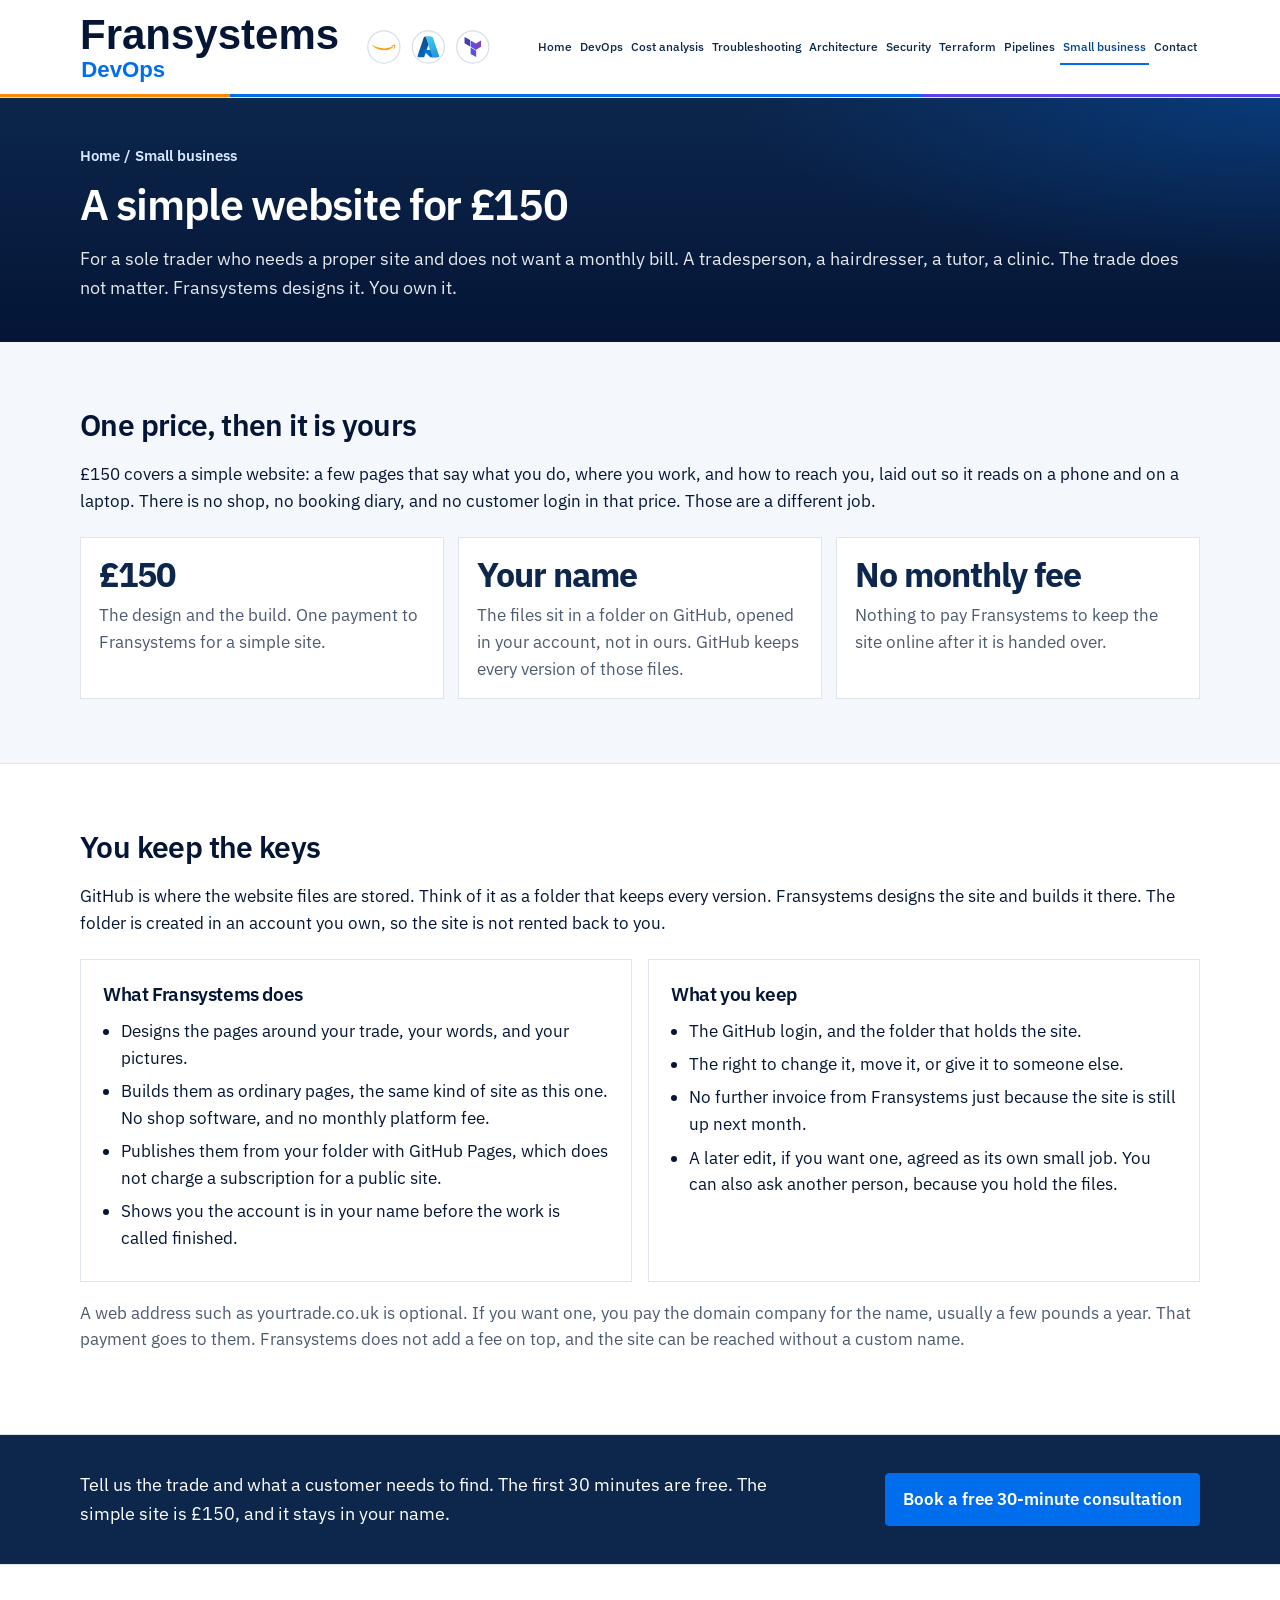
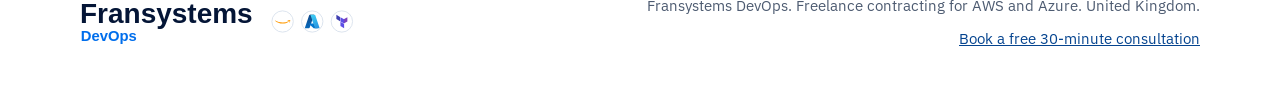
<file: small-business.html>
<!DOCTYPE html>
<html lang="en-GB">
<head>
  <meta charset="utf-8">
  <meta name="viewport" content="width=device-width, initial-scale=1">
  <title>A simple website for £150 | Fransystems</title>
  <meta name="description" content="Fransystems builds a simple website for sole traders for £150. The files stay in a GitHub folder in your name, so you keep the site, with no monthly fee.">
  <meta name="theme-color" content="#0c264c">
  <link rel="icon" href="assets/logo.png">
  <link rel="preconnect" href="https://fonts.googleapis.com">
  <link rel="preconnect" href="https://fonts.gstatic.com" crossorigin>
  <link href="https://fonts.googleapis.com/css2?family=IBM+Plex+Sans:wght@400;500;600&display=swap" rel="stylesheet">
  <link rel="stylesheet" href="css/styles.css?v=6">
</head>
<body>
  <a class="skip" href="#content">Skip to content</a>
  <header class="site-header">
    <div class="wrap header-inner">
      <a class="brand" href="index.html">
        <img class="brand-lockup" src="assets/brand-lockup.svg" alt="Fransystems DevOps" width="340" height="60">
      </a>
      <nav class="tabs" aria-label="Primary">
        <a href="index.html">Home</a>
        <a href="devops.html">DevOps</a>
        <a href="cost.html">Cost analysis</a>
        <a href="troubleshooting.html">Troubleshooting</a>
        <a href="architecture.html">Architecture</a>
        <a href="security.html">Security</a>
        <a href="terraform.html">Terraform</a>
        <a href="pipelines.html">Pipelines</a>
        <a href="small-business.html" aria-current="page">Small business</a>
        <a href="contact.html">Contact</a>
      </nav>
    </div>
  </header>

  <main id="content">
    <section class="page-hero">
      <div class="wrap">
        <p class="crumb"><a href="index.html">Home</a> / Small business</p>
        <h1>A simple website for £150</h1>
        <p class="lede">For a sole trader who needs a proper site and does not want a monthly bill. A tradesperson, a hairdresser, a tutor, a clinic. The trade does not matter. Fransystems designs it. You own it.</p>
      </div>
    </section>

    <section class="section">
      <div class="wrap">
        <h2>One price, then it is yours</h2>
        <p>£150 covers a simple website: a few pages that say what you do, where you work, and how to reach you, laid out so it reads on a phone and on a laptop. There is no shop, no booking diary, and no customer login in that price. Those are a different job.</p>
        <ul class="facts">
          <li>
            <strong>£150</strong>
            <p>The design and the build. One payment to Fransystems for a simple site.</p>
          </li>
          <li>
            <strong>Your name</strong>
            <p>The files sit in a folder on GitHub, opened in your account, not in ours. GitHub keeps every version of those files.</p>
          </li>
          <li>
            <strong>No monthly fee</strong>
            <p>Nothing to pay Fransystems to keep the site online after it is handed over.</p>
          </li>
        </ul>
      </div>
    </section>

    <section class="section band">
      <div class="wrap">
        <h2>You keep the keys</h2>
        <p class="narrow">GitHub is where the website files are stored. Think of it as a folder that keeps every version. Fransystems designs the site and builds it there. The folder is created in an account you own, so the site is not rented back to you.</p>
        <div class="split">
          <section class="panel">
            <h2>What Fransystems does</h2>
            <ul>
              <li>Designs the pages around your trade, your words, and your pictures.</li>
              <li>Builds them as ordinary pages, the same kind of site as this one. No shop software, and no monthly platform fee.</li>
              <li>Publishes them from your folder with GitHub Pages, which does not charge a subscription for a public site.</li>
              <li>Shows you the account is in your name before the work is called finished.</li>
            </ul>
          </section>
          <section class="panel">
            <h2>What you keep</h2>
            <ul>
              <li>The GitHub login, and the folder that holds the site.</li>
              <li>The right to change it, move it, or give it to someone else.</li>
              <li>No further invoice from Fransystems just because the site is still up next month.</li>
              <li>A later edit, if you want one, agreed as its own small job. You can also ask another person, because you hold the files.</li>
            </ul>
          </section>
        </div>
        <p class="note">A web address such as yourtrade.co.uk is optional. If you want one, you pay the domain company for the name, usually a few pounds a year. That payment goes to them. Fransystems does not add a fee on top, and the site can be reached without a custom name.</p>
      </div>
    </section>

    <section class="callout">
      <div class="wrap">
        <p>Tell us the trade and what a customer needs to find. The first 30 minutes are free. The simple site is £150, and it stays in your name.</p>
        <a class="button" href="contact.html">Book a free 30-minute consultation</a>
      </div>
    </section>
  </main>

  <footer class="site-footer">
    <div class="wrap footer-row">
      <a class="footer-brand" href="index.html">
        <img class="brand-lockup" src="assets/brand-lockup.svg" alt="Fransystems DevOps" width="340" height="60">
      </a>
      <div class="footer-copy">
        <p>Fransystems DevOps. Freelance contracting for AWS and Azure. United Kingdom.</p>
        <a href="contact.html">Book a free 30-minute consultation</a>
      </div>
    </div>
  </footer>
</body>
</html>
</file>
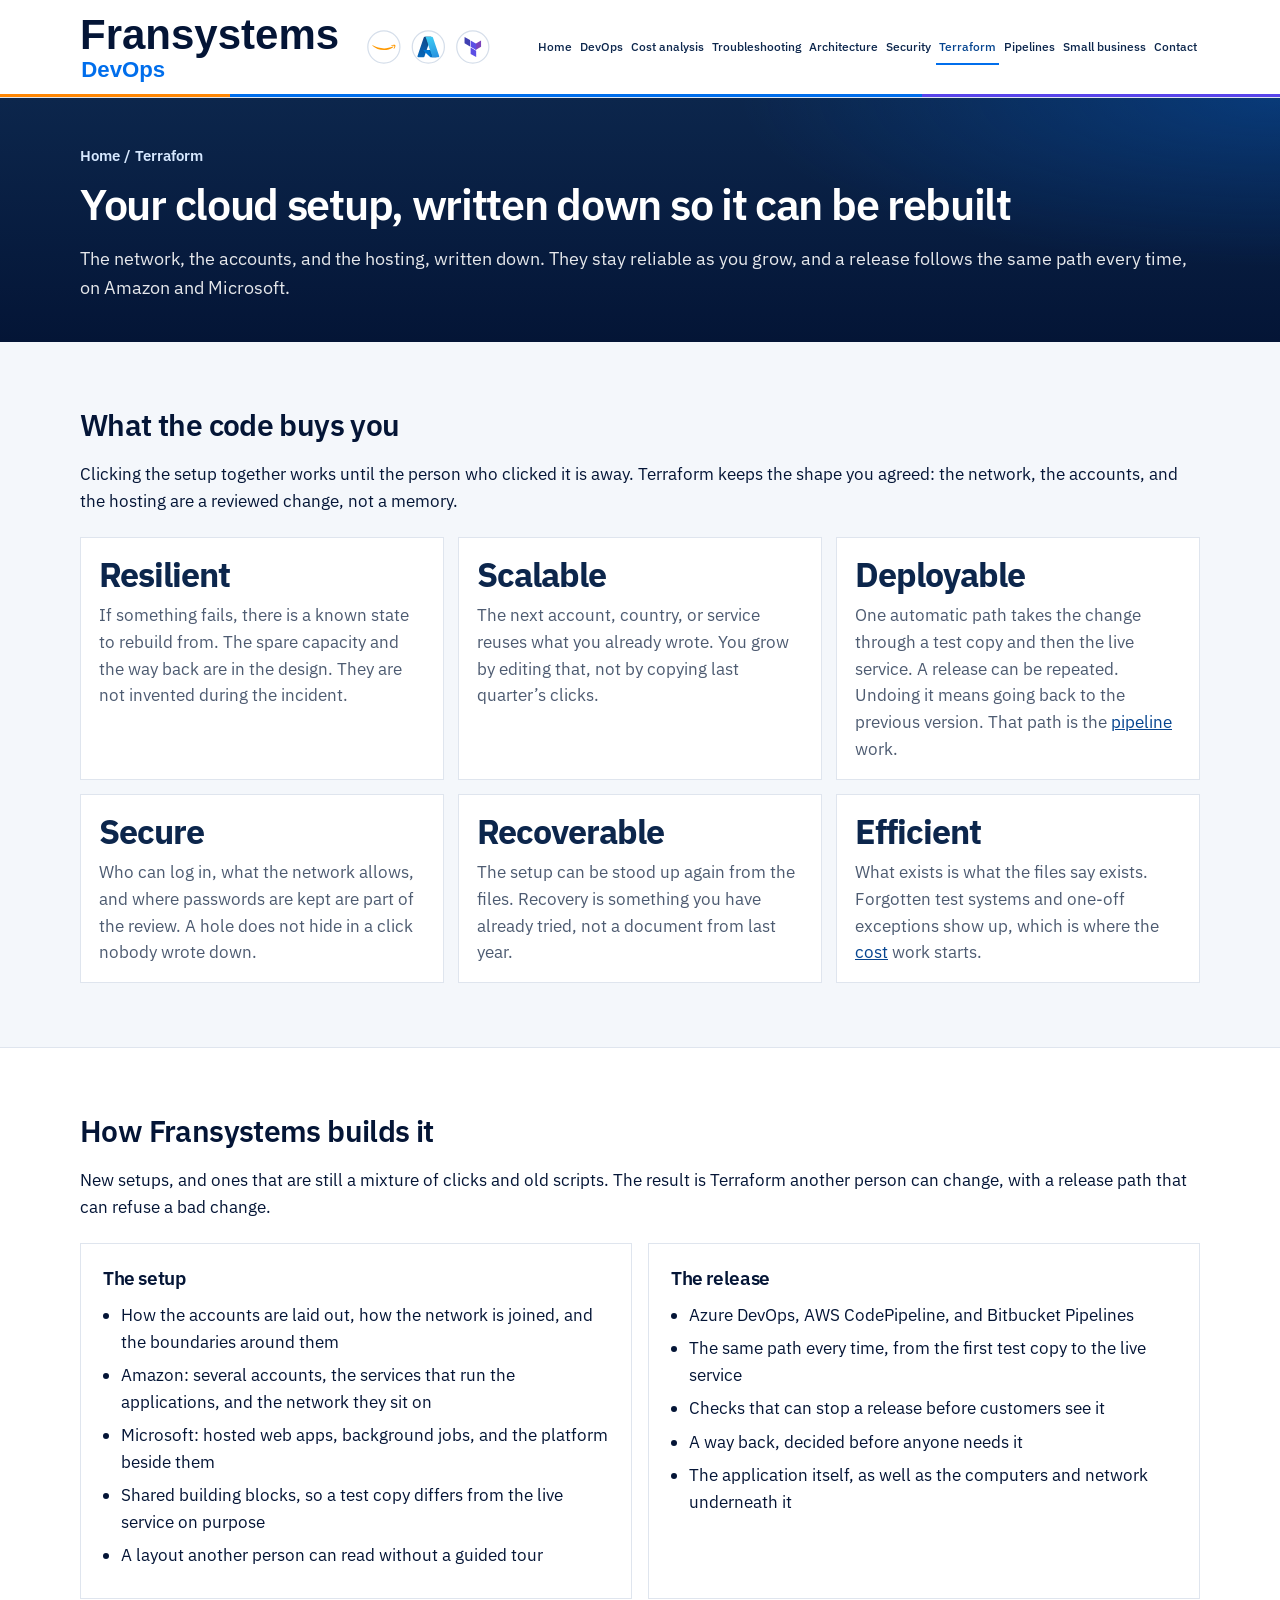
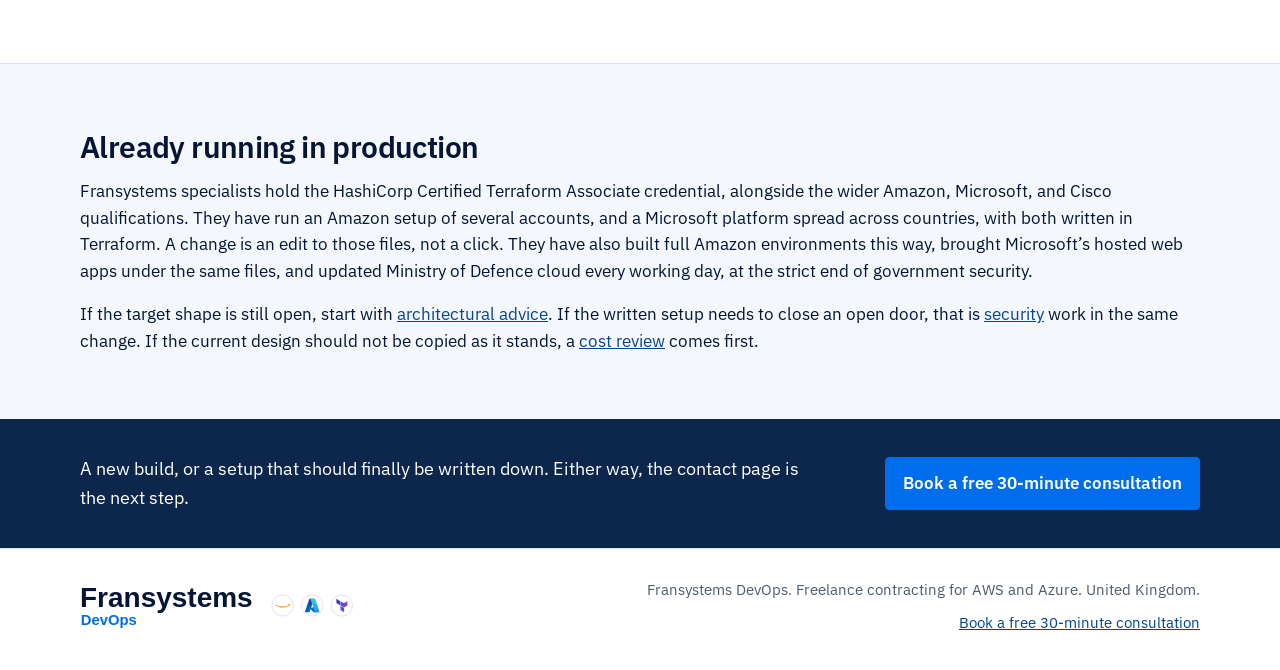
<file: terraform.html>
<!DOCTYPE html>
<html lang="en-GB">
<head>
  <meta charset="utf-8">
  <meta name="viewport" content="width=device-width, initial-scale=1">
  <title>Terraform | Fransystems DevOps</title>
  <meta name="description" content="Terraform for an Amazon or Microsoft setup that can be rebuilt, that stays reliable as you grow, and that is released the same way every time.">
  <meta name="theme-color" content="#0c264c">
  <link rel="icon" href="assets/logo.png">
  <link rel="preconnect" href="https://fonts.googleapis.com">
  <link rel="preconnect" href="https://fonts.gstatic.com" crossorigin>
  <link href="https://fonts.googleapis.com/css2?family=IBM+Plex+Sans:wght@400;500;600&display=swap" rel="stylesheet">
  <link rel="stylesheet" href="css/styles.css?v=6">
</head>
<body>
  <a class="skip" href="#content">Skip to content</a>
  <header class="site-header">
    <div class="wrap header-inner">
      <a class="brand" href="index.html">
        <img class="brand-lockup" src="assets/brand-lockup.svg" alt="Fransystems DevOps" width="340" height="60">
      </a>
      <nav class="tabs" aria-label="Primary">
        <a href="index.html">Home</a>
        <a href="devops.html">DevOps</a>
        <a href="cost.html">Cost analysis</a>
        <a href="troubleshooting.html">Troubleshooting</a>
        <a href="architecture.html">Architecture</a>
        <a href="security.html">Security</a>
        <a href="terraform.html" aria-current="page">Terraform</a>
        <a href="pipelines.html">Pipelines</a>
        <a href="small-business.html">Small business</a>
        <a href="contact.html">Contact</a>
      </nav>
    </div>
  </header>

  <main id="content">
    <section class="page-hero">
      <div class="wrap">
        <p class="crumb"><a href="index.html">Home</a> / Terraform</p>
        <h1>Your cloud setup, written down so it can be rebuilt</h1>
        <p class="lede">The network, the accounts, and the hosting, written down. They stay reliable as you grow, and a release follows the same path every time, on Amazon and Microsoft.</p>
      </div>
    </section>

    <section class="section">
      <div class="wrap">
        <h2>What the code buys you</h2>
        <p>Clicking the setup together works until the person who clicked it is away. Terraform keeps the shape you agreed: the network, the accounts, and the hosting are a reviewed change, not a memory.</p>
        <ul class="facts">
          <li>
            <strong>Resilient</strong>
            <p>If something fails, there is a known state to rebuild from. The spare capacity and the way back are in the design. They are not invented during the incident.</p>
          </li>
          <li>
            <strong>Scalable</strong>
            <p>The next account, country, or service reuses what you already wrote. You grow by editing that, not by copying last quarter’s clicks.</p>
          </li>
          <li>
            <strong>Deployable</strong>
            <p>One automatic path takes the change through a test copy and then the live service. A release can be repeated. Undoing it means going back to the previous version. That path is the <a href="pipelines.html">pipeline</a> work.</p>
          </li>
          <li>
            <strong>Secure</strong>
            <p>Who can log in, what the network allows, and where passwords are kept are part of the review. A hole does not hide in a click nobody wrote down.</p>
          </li>
          <li>
            <strong>Recoverable</strong>
            <p>The setup can be stood up again from the files. Recovery is something you have already tried, not a document from last year.</p>
          </li>
          <li>
            <strong>Efficient</strong>
            <p>What exists is what the files say exists. Forgotten test systems and one-off exceptions show up, which is where the <a href="cost.html">cost</a> work starts.</p>
          </li>
        </ul>
      </div>
    </section>

    <section class="section band">
      <div class="wrap">
        <h2>How Fransystems builds it</h2>
        <p class="narrow">New setups, and ones that are still a mixture of clicks and old scripts. The result is Terraform another person can change, with a release path that can refuse a bad change.</p>
        <div class="split">
          <article class="panel">
            <h2>The setup</h2>
            <ul>
              <li>How the accounts are laid out, how the network is joined, and the boundaries around them</li>
              <li>Amazon: several accounts, the services that run the applications, and the network they sit on</li>
              <li>Microsoft: hosted web apps, background jobs, and the platform beside them</li>
              <li>Shared building blocks, so a test copy differs from the live service on purpose</li>
              <li>A layout another person can read without a guided tour</li>
            </ul>
          </article>
          <article class="panel">
            <h2>The release</h2>
            <ul>
              <li>Azure DevOps, AWS CodePipeline, and Bitbucket Pipelines</li>
              <li>The same path every time, from the first test copy to the live service</li>
              <li>Checks that can stop a release before customers see it</li>
              <li>A way back, decided before anyone needs it</li>
              <li>The application itself, as well as the computers and network underneath it</li>
            </ul>
          </article>
        </div>
      </div>
    </section>

    <section class="section">
      <div class="wrap prose">
        <h2>Already running in production</h2>
        <p>Fransystems specialists hold the HashiCorp Certified Terraform Associate credential, alongside the wider Amazon, Microsoft, and Cisco qualifications. They have run an Amazon setup of several accounts, and a Microsoft platform spread across countries, with both written in Terraform. A change is an edit to those files, not a click. They have also built full Amazon environments this way, brought Microsoft’s hosted web apps under the same files, and updated Ministry of Defence cloud every working day, at the strict end of government security.</p>
        <p>If the target shape is still open, start with <a href="architecture.html">architectural advice</a>. If the written setup needs to close an open door, that is <a href="security.html">security</a> work in the same change. If the current design should not be copied as it stands, a <a href="cost.html">cost review</a> comes first.</p>
      </div>
    </section>

    <section class="callout">
      <div class="wrap">
        <p>A new build, or a setup that should finally be written down. Either way, the contact page is the next step.</p>
        <a class="button" href="contact.html">Book a free 30-minute consultation</a>
      </div>
    </section>
  </main>

  <footer class="site-footer">
    <div class="wrap footer-row">
      <a class="footer-brand" href="index.html">
        <img class="brand-lockup" src="assets/brand-lockup.svg" alt="Fransystems DevOps" width="340" height="60">
      </a>
      <div class="footer-copy">
        <p>Fransystems DevOps. Freelance contracting for AWS and Azure. United Kingdom.</p>
        <a href="contact.html">Book a free 30-minute consultation</a>
      </div>
    </div>
  </footer>
</body>
</html>
</file>
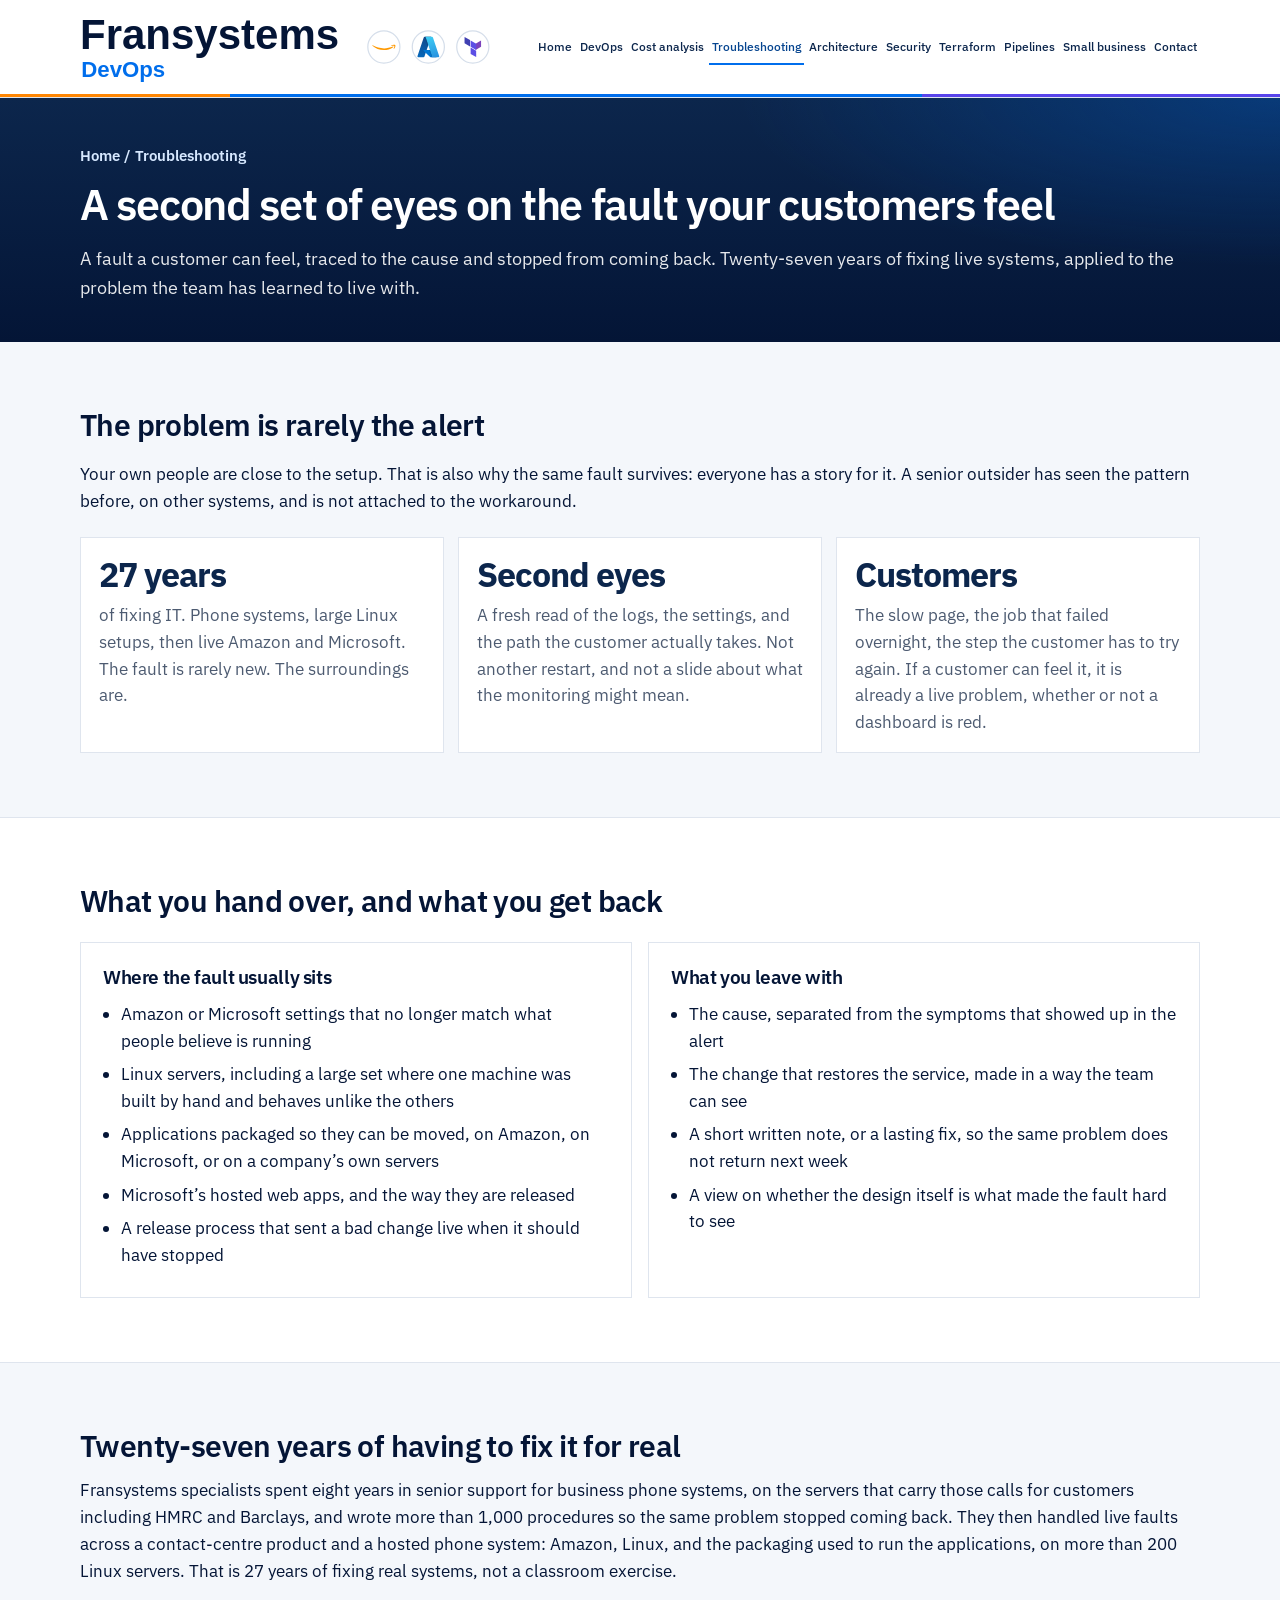
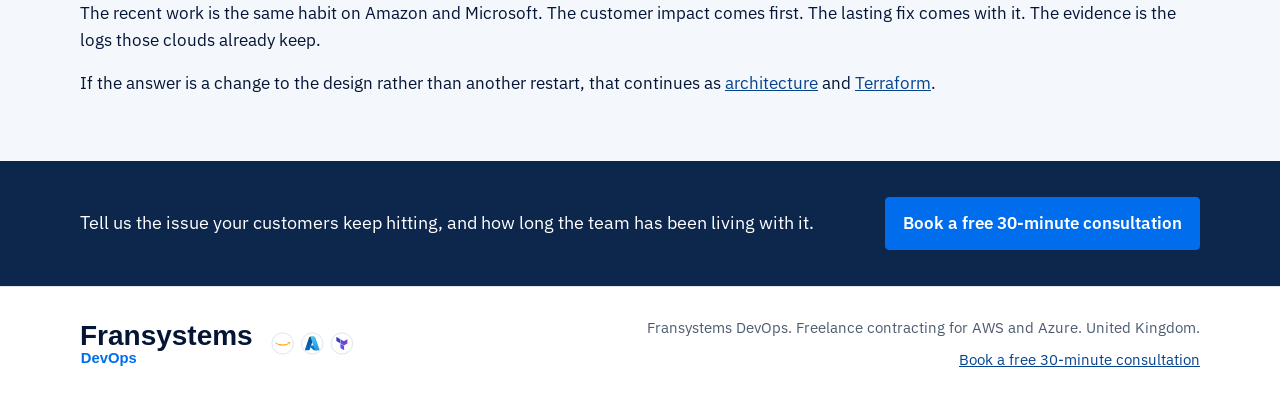
<file: troubleshooting.html>
<!DOCTYPE html>
<html lang="en-GB">
<head>
  <meta charset="utf-8">
  <meta name="viewport" content="width=device-width, initial-scale=1">
  <title>Cloud troubleshooting | Fransystems DevOps</title>
  <meta name="description" content="A second set of eyes on the cloud faults your customers already feel. Twenty-seven years of IT and infrastructure, across AWS, Azure, Linux, and Kubernetes.">
  <meta name="theme-color" content="#0c264c">
  <link rel="icon" href="assets/logo.png">
  <link rel="preconnect" href="https://fonts.googleapis.com">
  <link rel="preconnect" href="https://fonts.gstatic.com" crossorigin>
  <link href="https://fonts.googleapis.com/css2?family=IBM+Plex+Sans:wght@400;500;600&display=swap" rel="stylesheet">
  <link rel="stylesheet" href="css/styles.css?v=6">
</head>
<body>
  <a class="skip" href="#content">Skip to content</a>
  <header class="site-header">
    <div class="wrap header-inner">
      <a class="brand" href="index.html">
        <img class="brand-lockup" src="assets/brand-lockup.svg" alt="Fransystems DevOps" width="340" height="60">
      </a>
      <nav class="tabs" aria-label="Primary">
        <a href="index.html">Home</a>
        <a href="devops.html">DevOps</a>
        <a href="cost.html">Cost analysis</a>
        <a href="troubleshooting.html" aria-current="page">Troubleshooting</a>
        <a href="architecture.html">Architecture</a>
        <a href="security.html">Security</a>
        <a href="terraform.html">Terraform</a>
        <a href="pipelines.html">Pipelines</a>
        <a href="small-business.html">Small business</a>
        <a href="contact.html">Contact</a>
      </nav>
    </div>
  </header>

  <main id="content">
    <section class="page-hero">
      <div class="wrap">
        <p class="crumb"><a href="index.html">Home</a> / Troubleshooting</p>
        <h1>A second set of eyes on the fault your customers feel</h1>
        <p class="lede">A fault a customer can feel, traced to the cause and stopped from coming back. Twenty-seven years of fixing live systems, applied to the problem the team has learned to live with.</p>
      </div>
    </section>

    <section class="section">
      <div class="wrap">
        <h2>The problem is rarely the alert</h2>
        <p>Your own people are close to the setup. That is also why the same fault survives: everyone has a story for it. A senior outsider has seen the pattern before, on other systems, and is not attached to the workaround.</p>
        <ul class="facts">
          <li>
            <strong>27 years</strong>
            <p>of fixing IT. Phone systems, large Linux setups, then live Amazon and Microsoft. The fault is rarely new. The surroundings are.</p>
          </li>
          <li>
            <strong>Second eyes</strong>
            <p>A fresh read of the logs, the settings, and the path the customer actually takes. Not another restart, and not a slide about what the monitoring might mean.</p>
          </li>
          <li>
            <strong>Customers</strong>
            <p>The slow page, the job that failed overnight, the step the customer has to try again. If a customer can feel it, it is already a live problem, whether or not a dashboard is red.</p>
          </li>
        </ul>
      </div>
    </section>

    <section class="section band">
      <div class="wrap">
        <h2>What you hand over, and what you get back</h2>
        <div class="split">
        <article class="panel">
          <h2>Where the fault usually sits</h2>
          <ul>
            <li>Amazon or Microsoft settings that no longer match what people believe is running</li>
            <li>Linux servers, including a large set where one machine was built by hand and behaves unlike the others</li>
            <li>Applications packaged so they can be moved, on Amazon, on Microsoft, or on a company’s own servers</li>
            <li>Microsoft’s hosted web apps, and the way they are released</li>
            <li>A release process that sent a bad change live when it should have stopped</li>
          </ul>
        </article>
        <article class="panel">
          <h2>What you leave with</h2>
          <ul>
            <li>The cause, separated from the symptoms that showed up in the alert</li>
            <li>The change that restores the service, made in a way the team can see</li>
            <li>A short written note, or a lasting fix, so the same problem does not return next week</li>
            <li>A view on whether the design itself is what made the fault hard to see</li>
          </ul>
        </article>
        </div>
      </div>
    </section>

    <section class="section">
      <div class="wrap prose">
        <h2>Twenty-seven years of having to fix it for real</h2>
        <p>Fransystems specialists spent eight years in senior support for business phone systems, on the servers that carry those calls for customers including HMRC and Barclays, and wrote more than 1,000 procedures so the same problem stopped coming back. They then handled live faults across a contact-centre product and a hosted phone system: Amazon, Linux, and the packaging used to run the applications, on more than 200 Linux servers. That is 27 years of fixing real systems, not a classroom exercise.</p>
        <p>The recent work is the same habit on Amazon and Microsoft. The customer impact comes first. The lasting fix comes with it. The evidence is the logs those clouds already keep.</p>
        <p>If the answer is a change to the design rather than another restart, that continues as <a href="architecture.html">architecture</a> and <a href="terraform.html">Terraform</a>.</p>
      </div>
    </section>

    <section class="callout">
      <div class="wrap">
        <p>Tell us the issue your customers keep hitting, and how long the team has been living with it.</p>
        <a class="button" href="contact.html">Book a free 30-minute consultation</a>
      </div>
    </section>
  </main>

  <footer class="site-footer">
    <div class="wrap footer-row">
      <a class="footer-brand" href="index.html">
        <img class="brand-lockup" src="assets/brand-lockup.svg" alt="Fransystems DevOps" width="340" height="60">
      </a>
      <div class="footer-copy">
        <p>Fransystems DevOps. Freelance contracting for AWS and Azure. United Kingdom.</p>
        <a href="contact.html">Book a free 30-minute consultation</a>
      </div>
    </div>
  </footer>
</body>
</html>
</file>
<file: css/styles.css>
:root {
  --ink: #041536;
  --navy: #0c264c;
  --blue: #006eec;
  --blue-deep: #05448f;
  --orange: #fe8604;
  --purple: #5944eb;
  --muted: #4d5b71;
  --line: #dfe5ee;
  --bg: #f4f7fb;
  --white: #ffffff;
  --max: 1120px;
}

*,
*::before,
*::after {
  box-sizing: border-box;
}

html {
  scroll-behavior: smooth;
}

body {
  margin: 0;
  font-family: "IBM Plex Sans", "Segoe UI", sans-serif;
  color: var(--ink);
  background: var(--bg);
  line-height: 1.6;
  font-size: 1.05rem;
}

img {
  max-width: 100%;
}

a {
  color: var(--blue-deep);
}

a:hover {
  color: var(--blue);
}

:focus-visible {
  outline: 2px solid var(--blue);
  outline-offset: 3px;
}

.skip {
  position: absolute;
  left: 12px;
  top: -48px;
  background: var(--white);
  color: var(--ink);
  padding: 8px 12px;
  z-index: 40;
}

.skip:focus {
  top: 12px;
}

.wrap {
  width: min(var(--max), calc(100% - 40px));
  margin-inline: auto;
}

.site-header {
  position: sticky;
  top: 0;
  z-index: 20;
  background: var(--white);
  border-bottom: 1px solid var(--line);
}

.site-header::after {
  content: "";
  display: block;
  height: 3px;
  background: linear-gradient(90deg, var(--orange) 0 18%, var(--blue) 18% 72%, var(--purple) 72% 100%);
}

.header-inner {
  display: flex;
  align-items: center;
  gap: 12px 16px;
  min-width: 0;
  padding: 10px 0;
}

.brand {
  display: block;
  flex: 0 0 auto;
  line-height: 0;
}

.brand .brand-lockup {
  width: 420px;
  max-width: 100%;
  height: auto;
  display: block;
}

.footer-brand img {
  width: 280px;
  max-width: 100%;
  height: auto;
  display: block;
}

.tabs {
  display: flex;
  flex-wrap: wrap;
  gap: 2px;
  justify-content: flex-end;
  min-width: 0;
  margin-left: auto;
}

.tabs a {
  color: var(--navy);
  text-decoration: none;
  font-weight: 500;
  font-size: 0.74rem;
  padding: 8px 3px 6px;
  border-bottom: 2px solid transparent;
  white-space: nowrap;
}

.tabs a:hover {
  color: var(--blue-deep);
}

.tabs a[aria-current="page"] {
  color: var(--blue-deep);
  border-bottom-color: var(--blue);
}

.hero,
.page-hero {
  position: relative;
  isolation: isolate;
  overflow: hidden;
  background:
    radial-gradient(900px 280px at 100% 0%, rgba(0, 110, 236, 0.28), transparent 60%),
    linear-gradient(180deg, #0c264c 0%, #041536 100%);
  color: #fff;
}

.hero > .wrap,
.page-hero > .wrap,
.callout > .wrap {
  position: relative;
  z-index: 1;
}

.hero {
  padding: 72px 0 64px;
}

.page-hero {
  padding: 46px 0 40px;
}

.hero-grid {
  display: grid;
  grid-template-columns: minmax(0, 1.45fr) minmax(240px, 0.75fr);
  gap: 48px;
  align-items: end;
}

.hero-grid > * {
  min-width: 0;
}

.kicker,
.crumb {
  margin: 0 0 12px;
  font-size: 0.92rem;
  font-weight: 600;
  color: #d6e8ff;
}

.crumb a {
  color: #d6e8ff;
  text-decoration: none;
}

.crumb a:hover {
  text-decoration: underline;
}

h1 {
  margin: 0 0 16px;
  font-size: clamp(2.05rem, 4.2vw, 3.25rem);
  line-height: 1.12;
  letter-spacing: -0.03em;
  font-weight: 600;
}

.page-hero h1 {
  font-size: clamp(1.9rem, 3.6vw, 2.7rem);
}

.lede {
  margin: 0;
  color: rgba(255, 255, 255, 0.9);
  font-size: 1.14rem;
}

.actions {
  display: flex;
  flex-wrap: wrap;
  gap: 10px;
  margin-top: 24px;
}

.button {
  display: inline-flex;
  align-items: center;
  justify-content: center;
  background: var(--blue);
  color: #fff;
  text-decoration: none;
  font-weight: 600;
  padding: 0.75rem 1.05rem;
  border-radius: 4px;
  border: 1px solid var(--blue);
}

.button:hover {
  background: #0058c4;
  border-color: #0058c4;
  color: #fff;
}

.button-ghost {
  background: transparent;
  border-color: rgba(255, 255, 255, 0.6);
}

.button-ghost:hover {
  background: rgba(255, 255, 255, 0.08);
  border-color: #fff;
  color: #fff;
}

.clouds {
  display: flex;
  flex-wrap: wrap;
  gap: 14px 22px;
  list-style: none;
  padding: 0;
  margin: 28px 0 0;
  font-weight: 500;
}

.dot {
  display: inline-block;
  width: 9px;
  height: 9px;
  margin-right: 8px;
  border-radius: 50%;
  transform: translateY(-1px);
}

.dot-aws { background: var(--orange); }
.dot-azure { background: #4aa6ff; }
.dot-tf { background: #9b8cff; }

.hero-panel {
  margin: 0;
  padding: 6px 22px;
  background: rgba(255, 255, 255, 0.06);
  border: 1px solid rgba(255, 255, 255, 0.16);
}

.hero-panel div {
  padding: 16px 0;
  border-bottom: 1px solid rgba(255, 255, 255, 0.12);
}

.hero-panel div:last-child {
  border-bottom: 0;
}

.hero-panel strong {
  display: block;
  font-size: 1.25rem;
  font-weight: 600;
  letter-spacing: -0.02em;
}

.hero-panel span {
  color: rgba(255, 255, 255, 0.8);
  font-size: 0.95rem;
}

.section {
  padding: 64px 0;
}

.band {
  background: var(--white);
  border-top: 1px solid var(--line);
  border-bottom: 1px solid var(--line);
}

.section h2,
.panel h2 {
  margin: 0 0 12px;
  font-size: clamp(1.45rem, 2.4vw, 1.9rem);
  line-height: 1.25;
  letter-spacing: -0.02em;
  font-weight: 600;
}

.panel h2 {
  font-size: 1.2rem;
}

h3 {
  margin: 0 0 8px;
  font-size: 1.08rem;
  font-weight: 600;
}

.narrow {
  max-width: none;
}

.follow-on {
  margin-top: 56px;
}

.narrow p,
.prose p {
  margin: 0 0 1rem;
}

.narrow p:last-child,
.prose p:last-child {
  margin-bottom: 0;
}

.timeline {
  list-style: none;
  margin: 28px 0 0;
  padding: 0;
}

.timeline li {
  display: grid;
  grid-template-columns: 210px minmax(0, 1fr);
  gap: 20px 28px;
  padding: 22px 0;
  border-top: 1px solid var(--line);
}

.timeline li:last-child {
  border-bottom: 1px solid var(--line);
}

.when {
  margin: 0;
  color: var(--blue-deep);
  font-weight: 600;
}

.role {
  margin: 0 0 6px;
  color: var(--muted);
  font-size: 0.95rem;
}

.services {
  list-style: none;
  margin: 28px 0 0;
  padding: 0;
}

.services a {
  display: grid;
  grid-template-columns: 64px minmax(0, 1fr) auto;
  grid-template-areas: "num title more" "num text more";
  gap: 4px 18px;
  align-items: center;
  padding: 22px 8px;
  border-top: 1px solid var(--line);
  text-decoration: none;
  color: inherit;
}

.services li:last-child a {
  border-bottom: 1px solid var(--line);
}

.services a:hover {
  background: #f8fbff;
}

.services h3 {
  grid-area: title;
  margin: 0;
}

.services p {
  grid-area: text;
  margin: 0;
  color: var(--muted);
}

.num {
  grid-area: num;
  color: var(--blue);
  font-weight: 600;
  font-variant-numeric: tabular-nums;
}

.more {
  grid-area: more;
  color: var(--blue-deep);
  font-weight: 600;
  white-space: nowrap;
}

.facts {
  list-style: none;
  display: grid;
  grid-template-columns: repeat(3, minmax(0, 1fr));
  gap: 14px;
  margin: 22px 0 0;
  padding: 0;
}

.facts li {
  background: var(--white);
  border: 1px solid var(--line);
  padding: 18px 18px 16px;
}

.facts strong {
  display: block;
  margin-bottom: 8px;
  color: var(--navy);
  font-size: clamp(1.7rem, 3vw, 2.15rem);
  line-height: 1.1;
  letter-spacing: -0.03em;
}

.facts p {
  margin: 0;
  color: var(--muted);
}

.source {
  margin: 16px 0 0;
  color: var(--muted);
  font-size: 0.92rem;
}

.result {
  margin-top: 28px;
  padding: 22px 24px;
  background: var(--navy);
  color: #fff;
}

.result p {
  margin: 0;
  font-size: 1.12rem;
}

.result strong {
  font-weight: 600;
}

.qual-grid,
.split {
  display: grid;
  grid-template-columns: repeat(2, minmax(0, 1fr));
  gap: 16px;
  margin-top: 22px;
}

.qual-grid {
  grid-template-columns: repeat(3, minmax(0, 1fr));
}

.qual-grid section,
.panel {
  background: var(--white);
  border: 1px solid var(--line);
  padding: 20px 20px 12px;
}

.panel {
  padding: 22px;
}

.qual-grid ul,
.panel ul {
  margin: 0;
  padding-left: 1.15rem;
}

.qual-grid li,
.panel li {
  margin: 0.4rem 0;
}

.note {
  margin-top: 18px;
  color: var(--muted);
}

.callout {
  position: relative;
  isolation: isolate;
  overflow: hidden;
  background: var(--navy);
  color: #fff;
  padding: 36px 0;
}

.callout .wrap {
  display: flex;
  justify-content: space-between;
  align-items: center;
  gap: 20px 32px;
}

.callout p {
  margin: 0;
  max-width: 46rem;
  font-size: 1.12rem;
}

.contact-list {
  margin: 8px 0 0;
  padding: 0;
  background: var(--white);
  border: 1px solid var(--line);
}

.contact-list div {
  display: grid;
  grid-template-columns: 140px minmax(0, 1fr);
  gap: 12px;
  padding: 18px 20px;
  border-bottom: 1px solid var(--line);
}

.contact-list div:last-child {
  border-bottom: 0;
}

.contact-list dt {
  font-weight: 600;
}

.contact-list dd {
  margin: 0;
}

.pending {
  color: var(--muted);
}

.site-footer {
  padding: 28px 0 36px;
  background: var(--white);
  border-top: 1px solid var(--line);
  color: var(--muted);
  font-size: 0.95rem;
}

.footer-row {
  display: flex;
  justify-content: space-between;
  gap: 20px 40px;
  align-items: center;
}

.footer-brand {
  flex: 0 0 auto;
  line-height: 0;
}

.footer-copy {
  display: flex;
  flex-direction: column;
  align-items: flex-end;
  gap: 8px;
  text-align: right;
}

.site-footer p {
  margin: 0;
  max-width: 36rem;
}

@media (max-width: 860px) {
  .header-inner {
    flex-wrap: wrap;
    align-items: flex-start;
  }

  .tabs {
    justify-content: flex-start;
    margin-left: 0;
    width: 100%;
  }

  .hero-grid,
  .timeline li,
  .facts,
  .qual-grid,
  .split,
  .callout .wrap,
  .footer-row,
  .contact-list div {
    grid-template-columns: 1fr;
    display: grid;
  }

  .services a {
    grid-template-columns: 48px minmax(0, 1fr);
    grid-template-areas:
      "num title"
      "num text"
      "num more";
  }

  .callout .wrap,
  .footer-row {
    display: flex;
    flex-direction: column;
    align-items: flex-start;
  }

  .footer-copy {
    align-items: flex-start;
    text-align: left;
  }

  .hero,
  .section {
    padding: 48px 0;
  }

}

@media (prefers-reduced-motion: reduce) {
  html {
    scroll-behavior: auto;
  }
}
</file>
